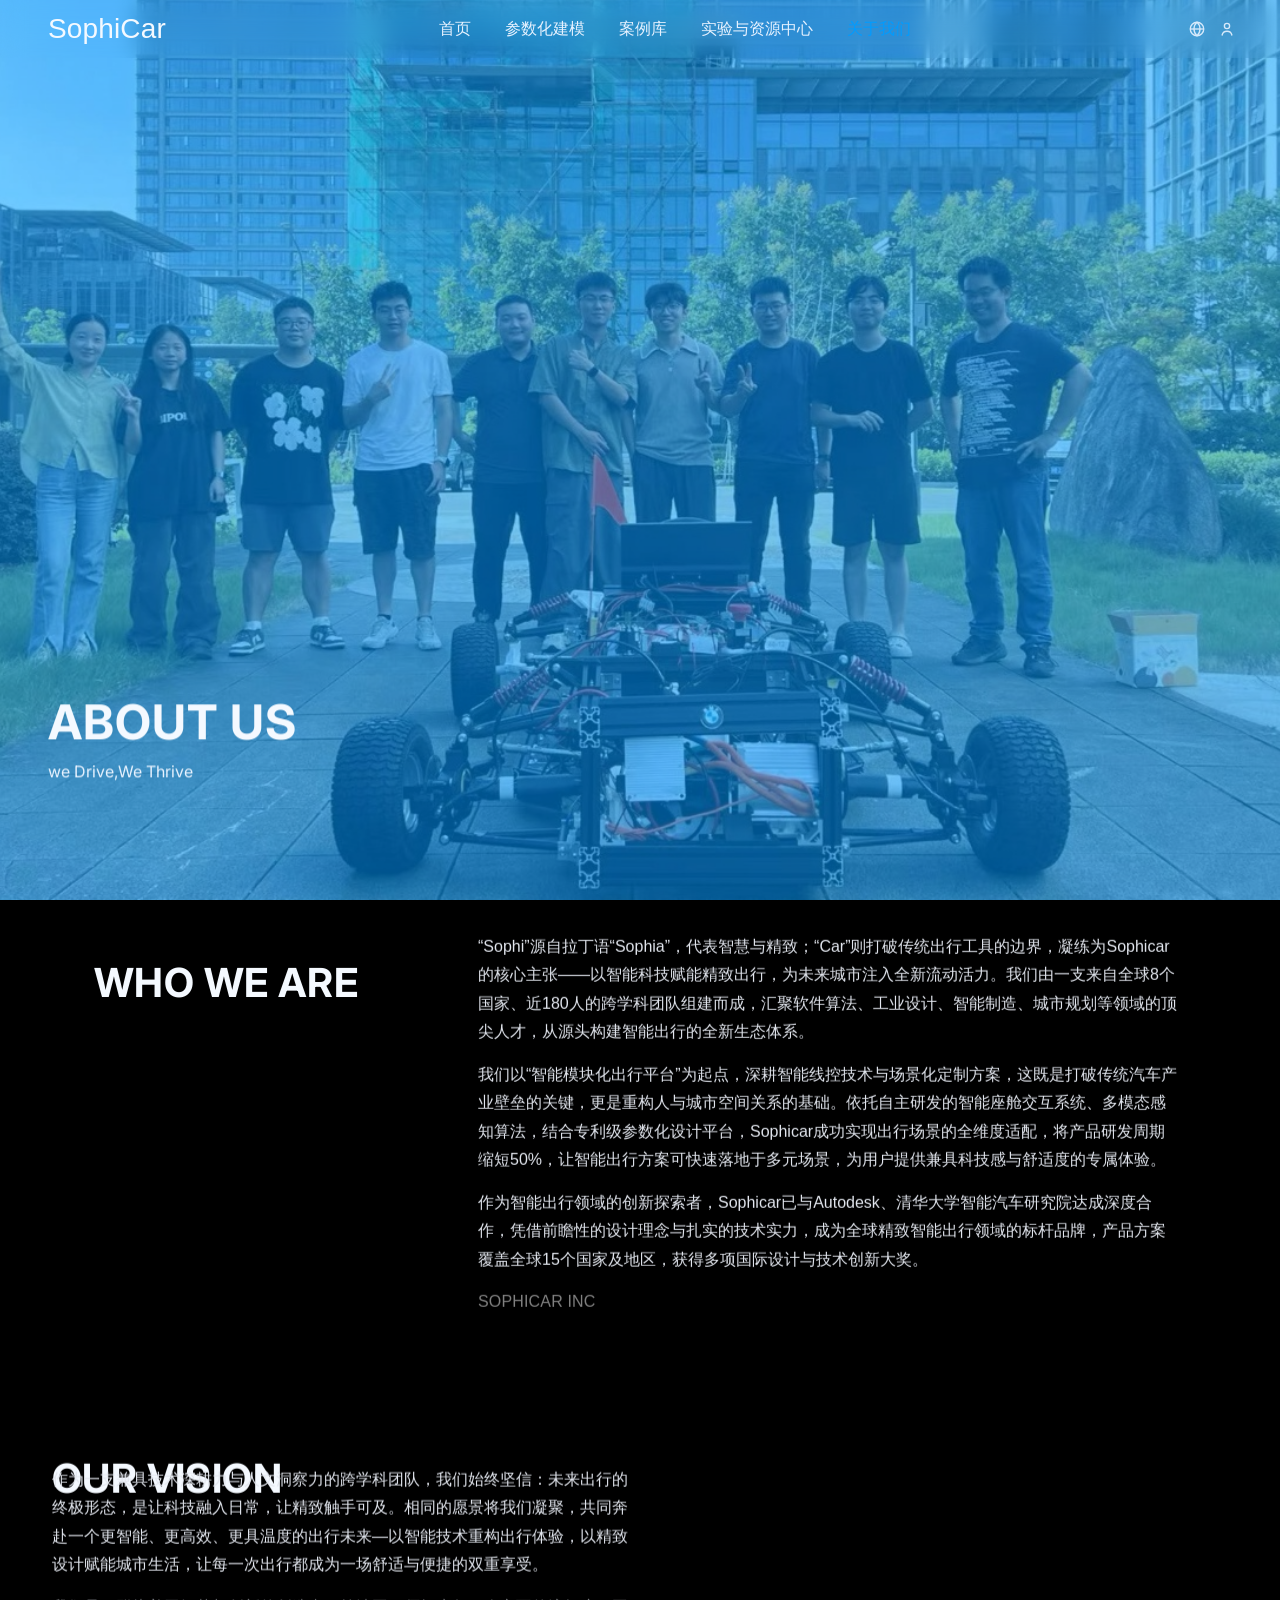
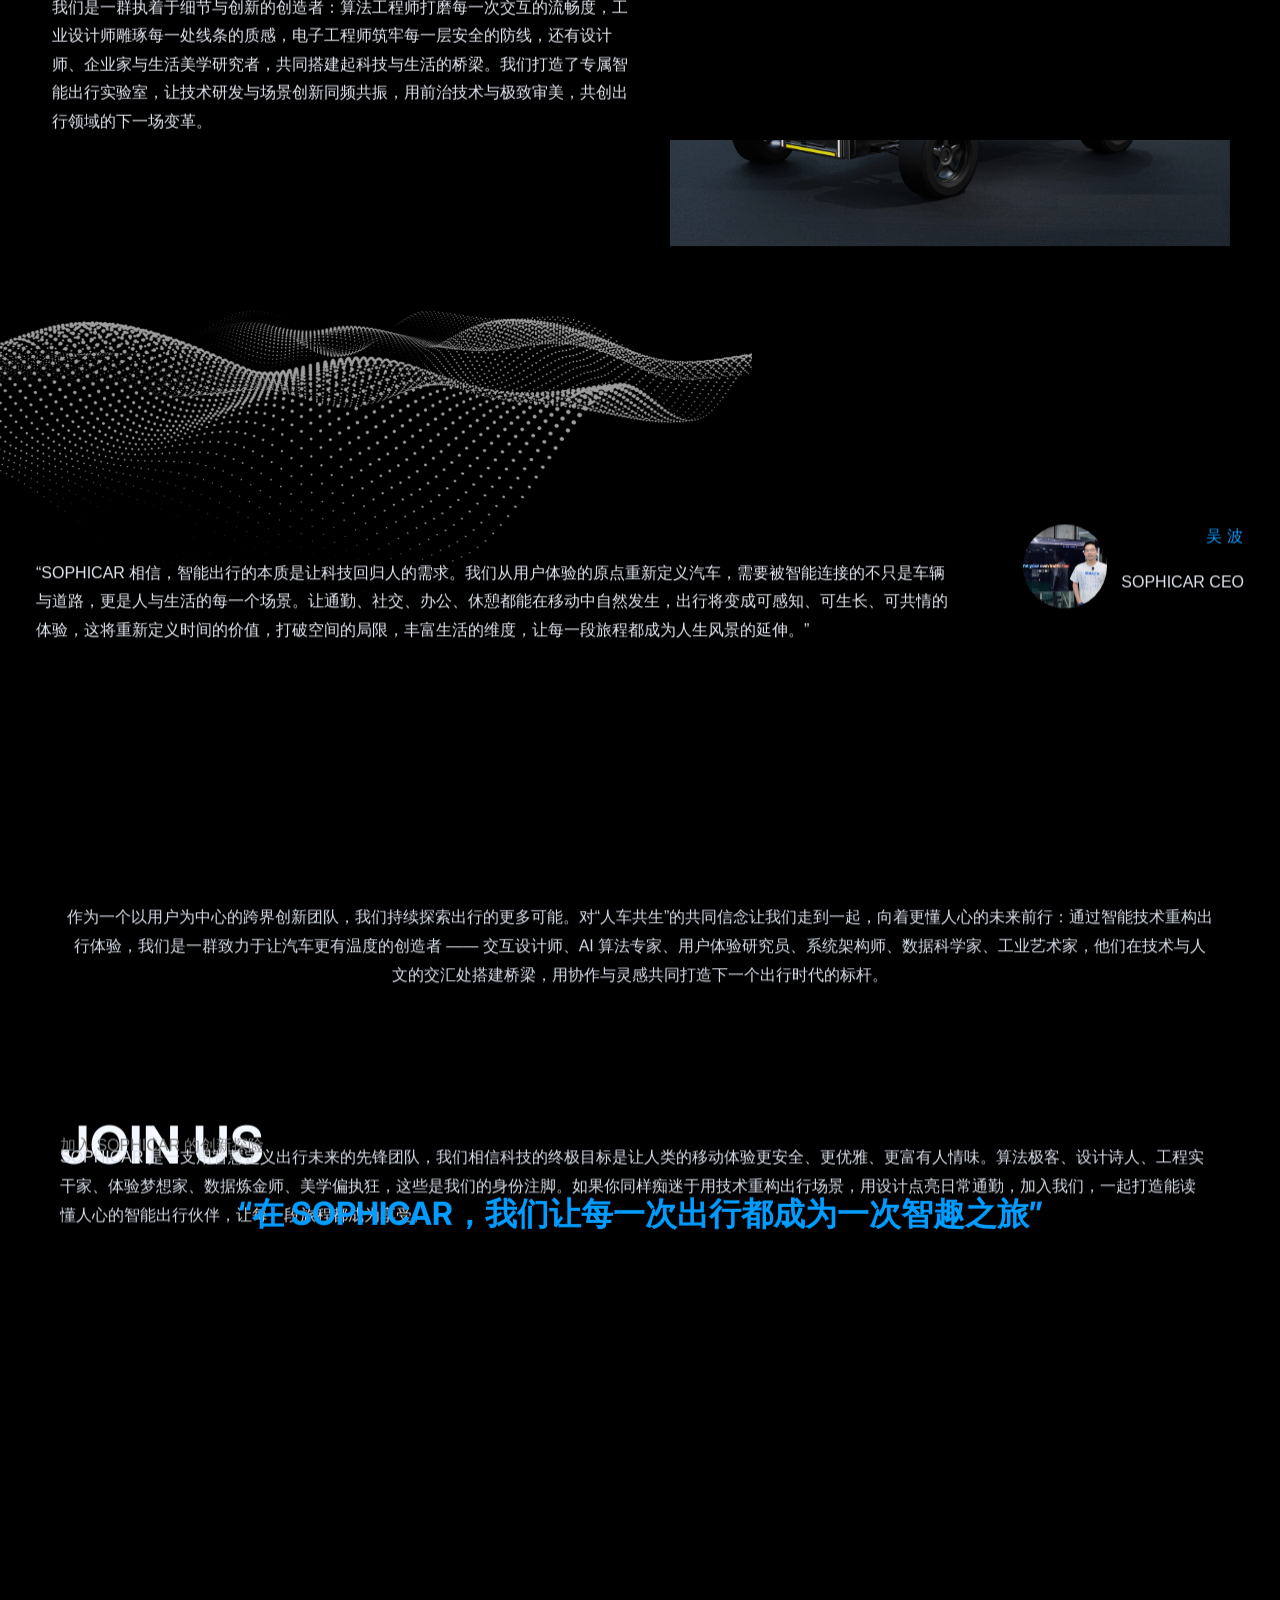
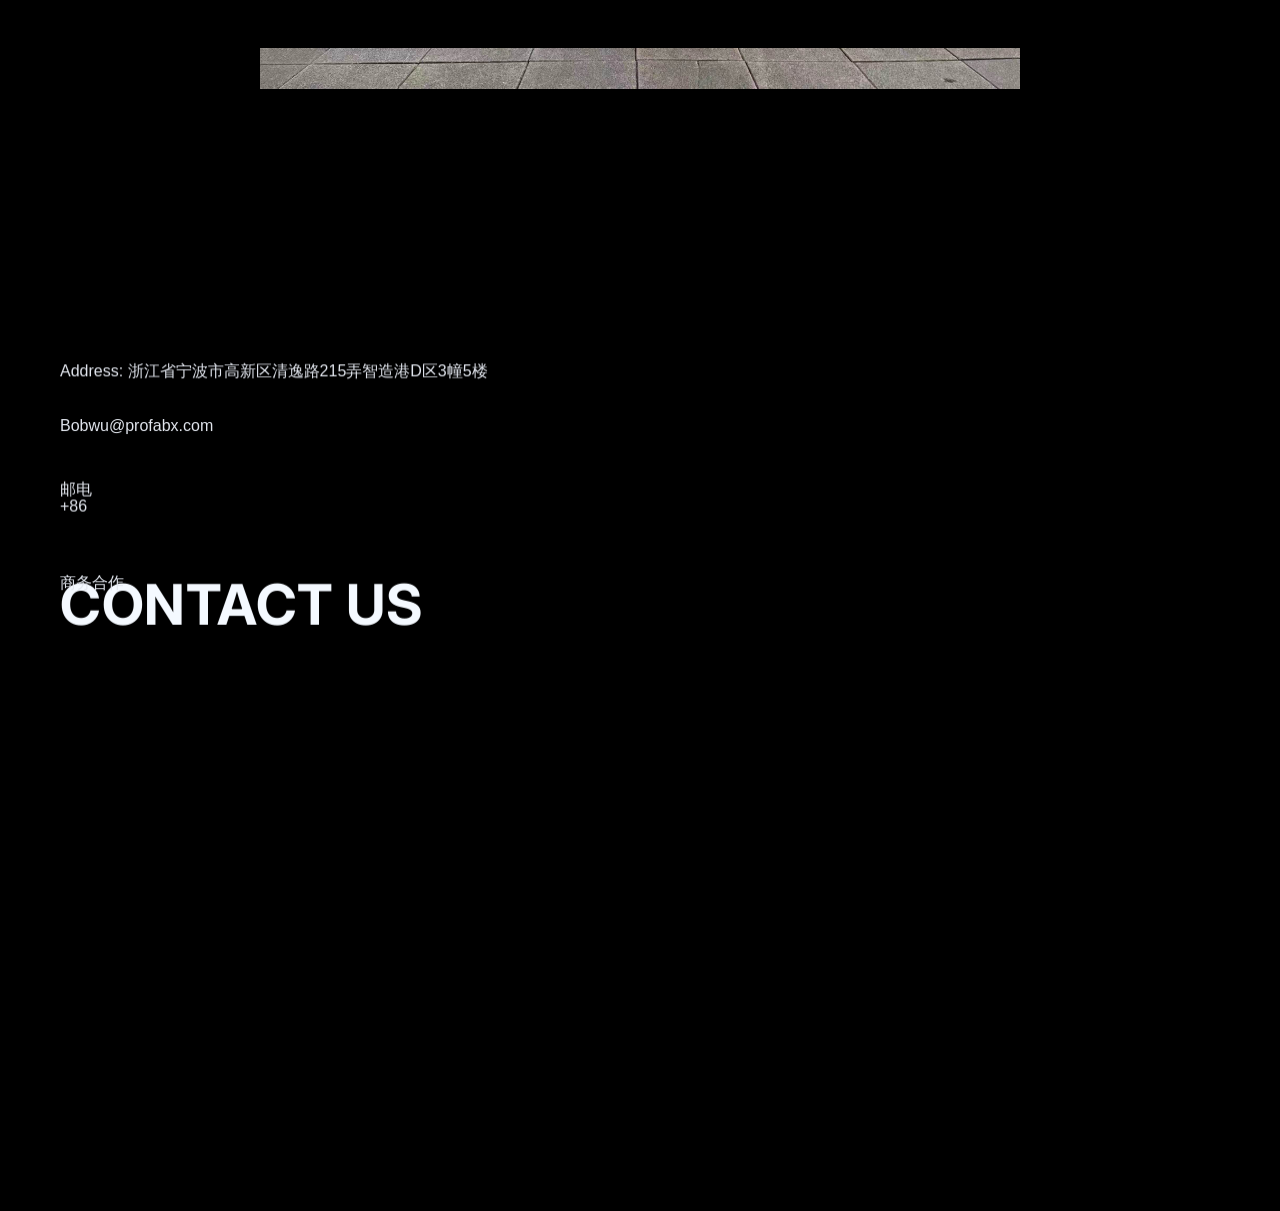
<file: about-us/index.html>
<!doctype html>
<html lang="zh-CN">
  <head>
    <meta charset="UTF-8" />
    <meta http-equiv="refresh" content="0; url=../about us.index.html" />
    <title>关于我们</title>
  </head>
  <body>
    <p><a href="../about us.index.html">进入关于我们</a></p>
  </body>
</html>
</file>
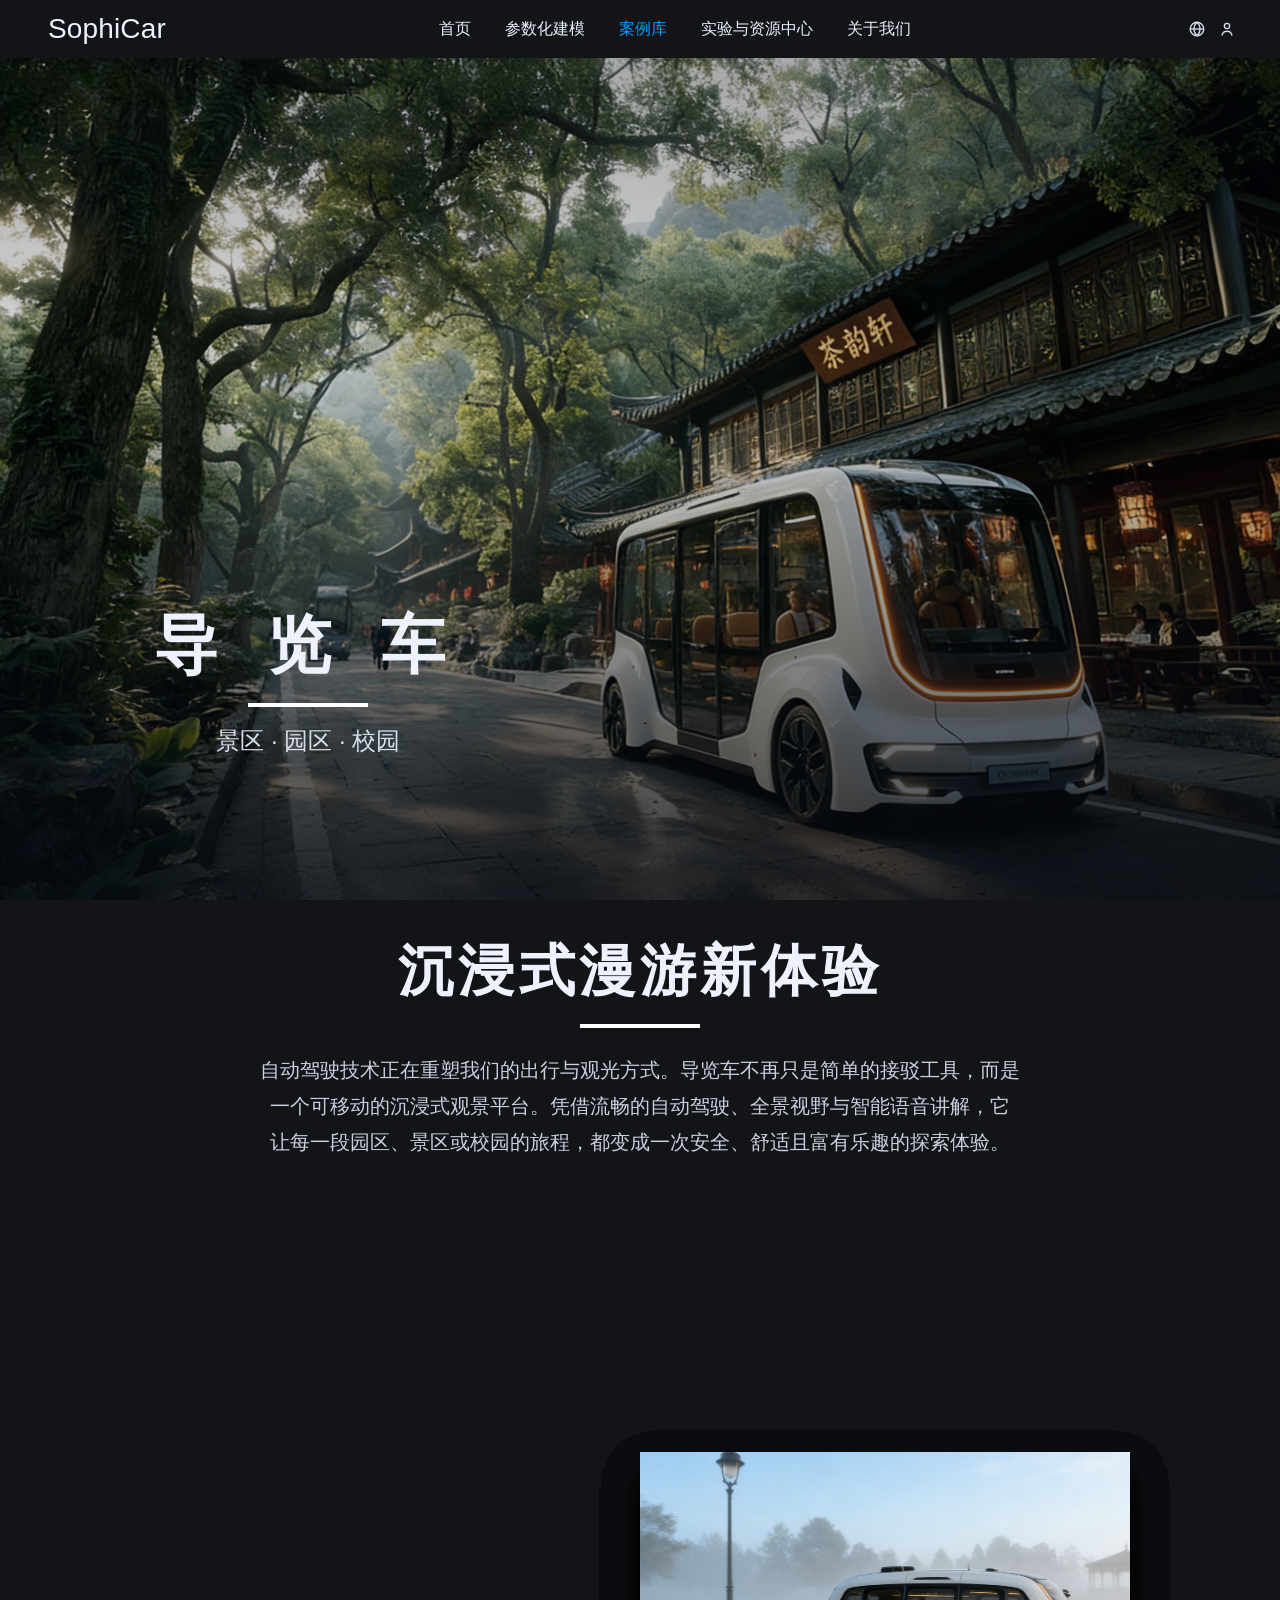
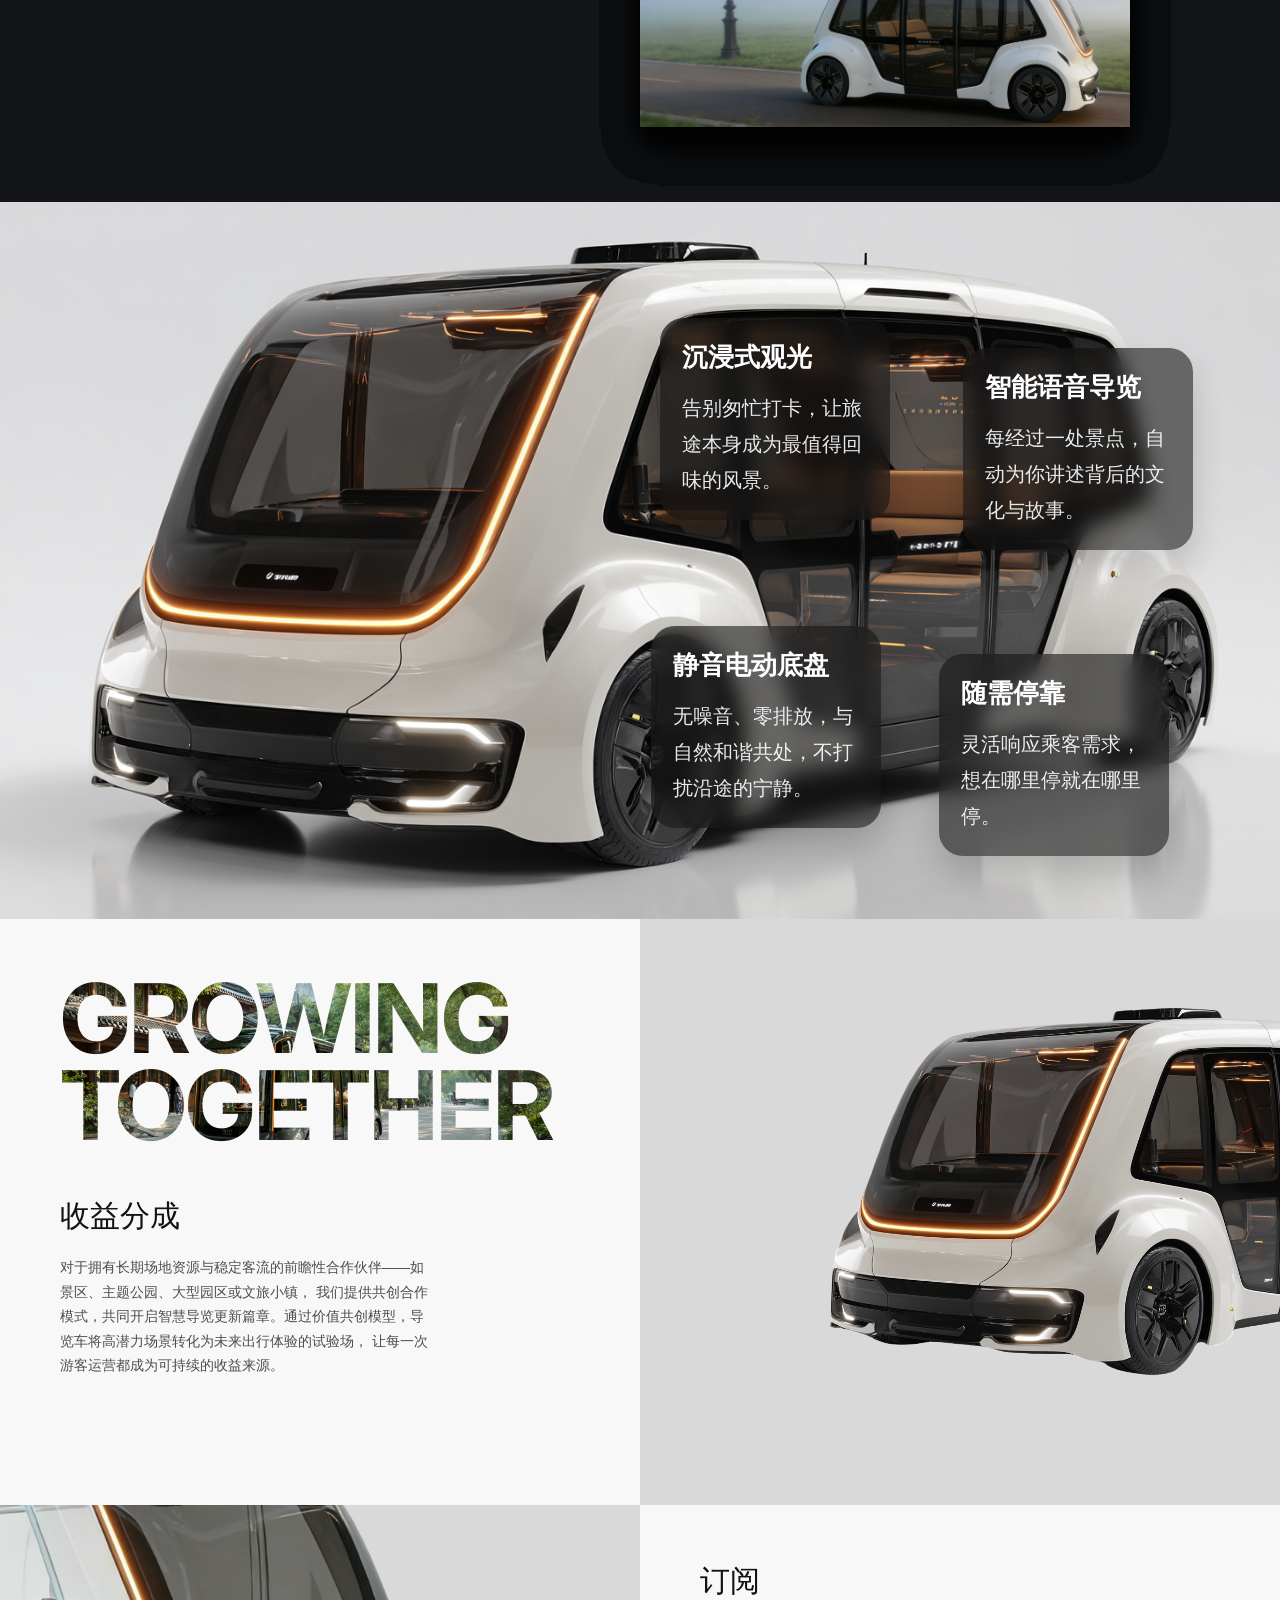
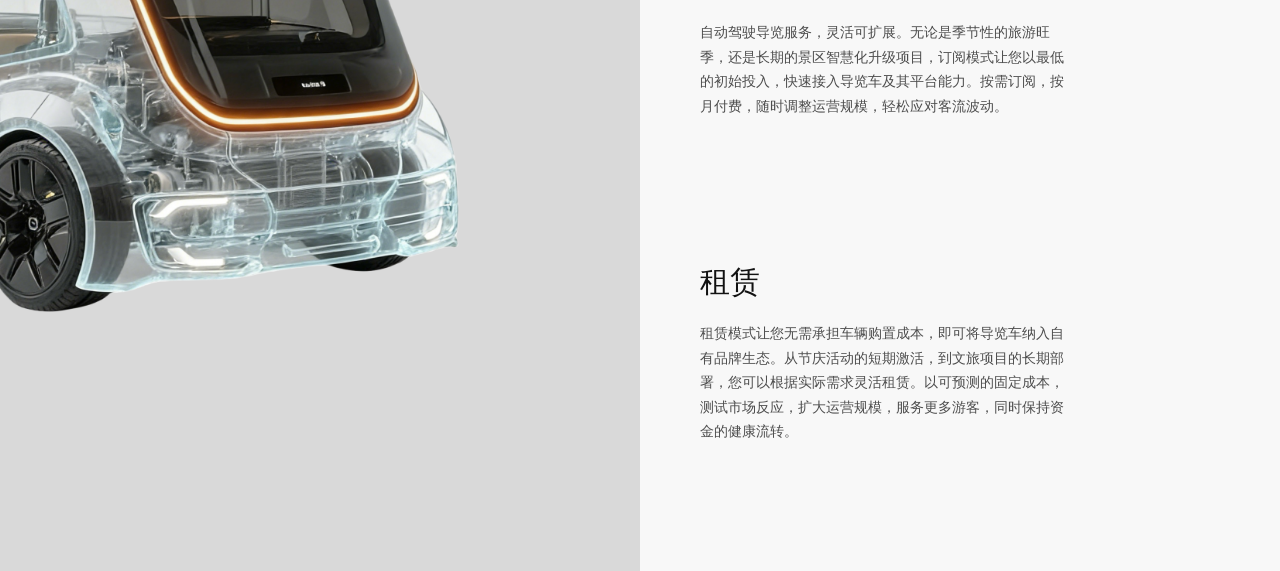
<file: case1/index.html>
<!doctype html>
<html lang="zh-CN">
  <head>
    <meta charset="UTF-8" />
    <meta http-equiv="refresh" content="0; url=../case1.index.html" />
    <title>案例库 - 导览车</title>
  </head>
  <body>
    <p><a href="../case1.index.html">进入导览车</a></p>
  </body>
</html>
</file>
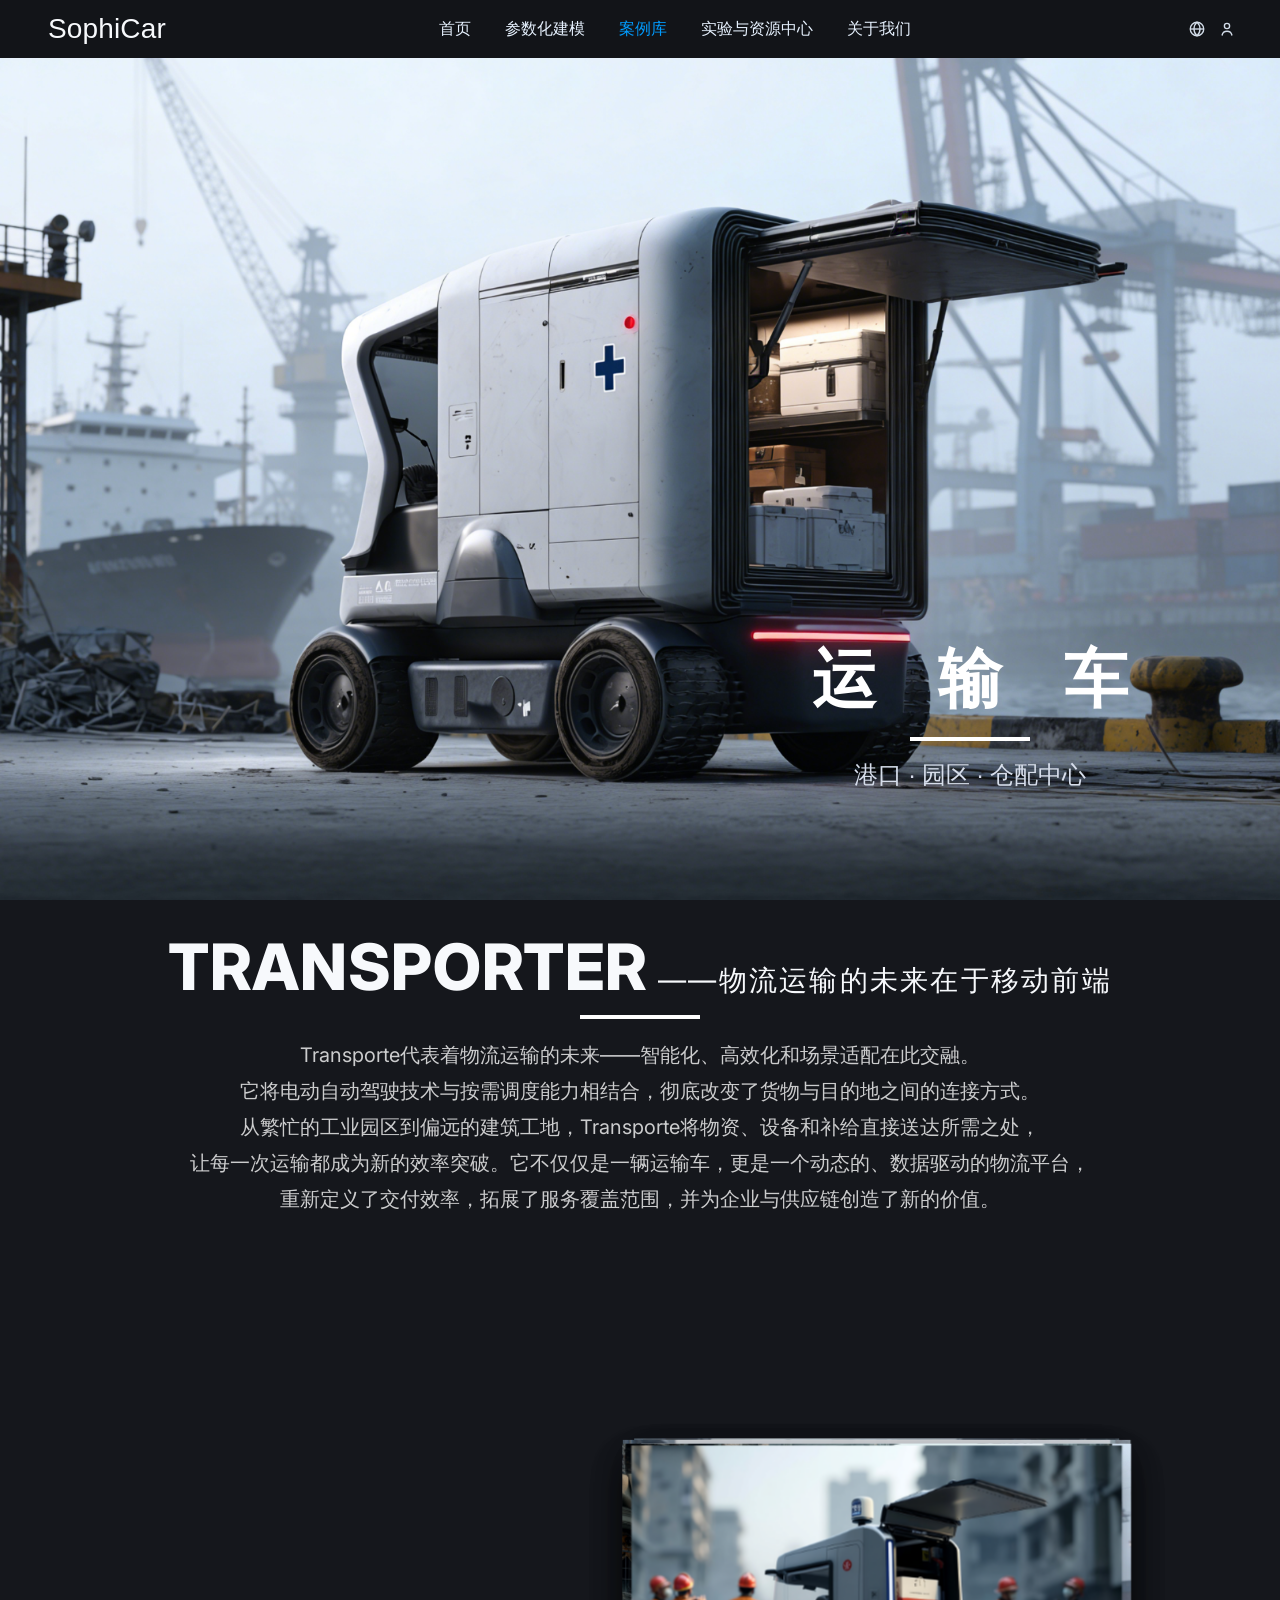
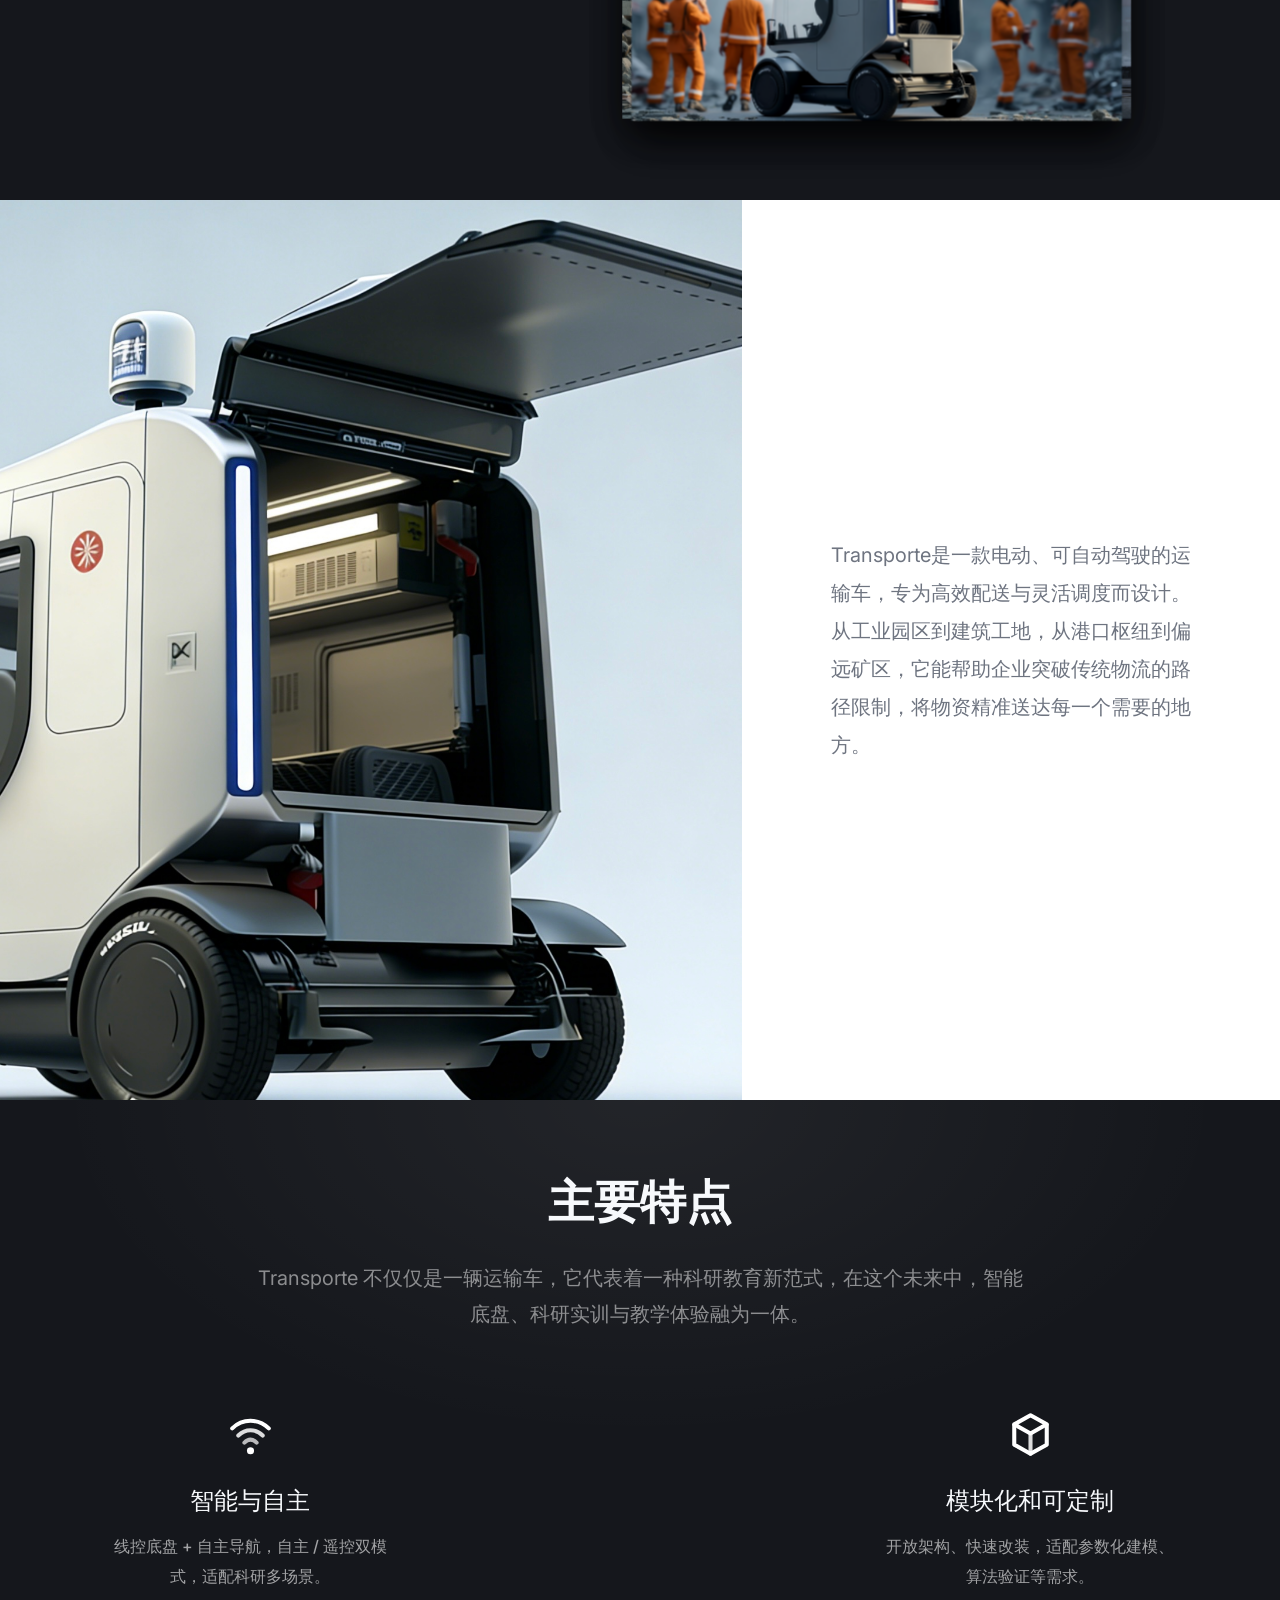
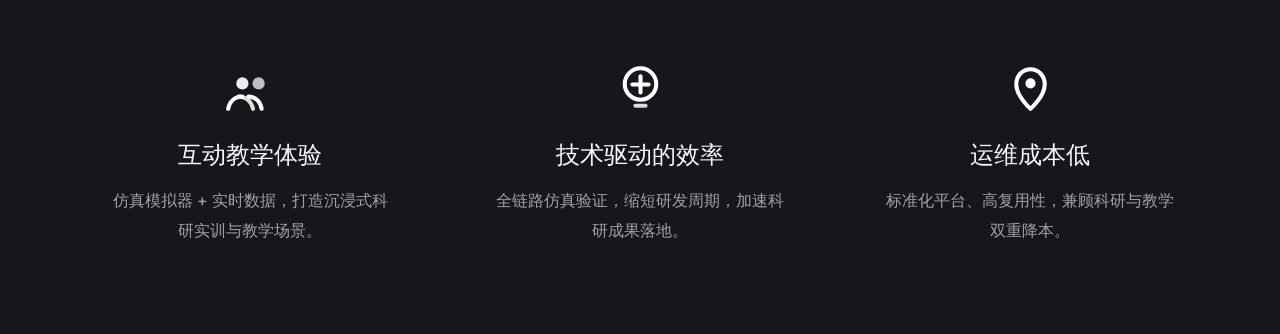
<file: case2/index.html>
<!doctype html>
<html lang="zh-CN">
  <head>
    <meta charset="UTF-8" />
    <meta http-equiv="refresh" content="0; url=../case2.index.html" />
    <title>案例库 - 运输车</title>
  </head>
  <body>
    <p><a href="../case2.index.html">进入运输车</a></p>
  </body>
</html>
</file>
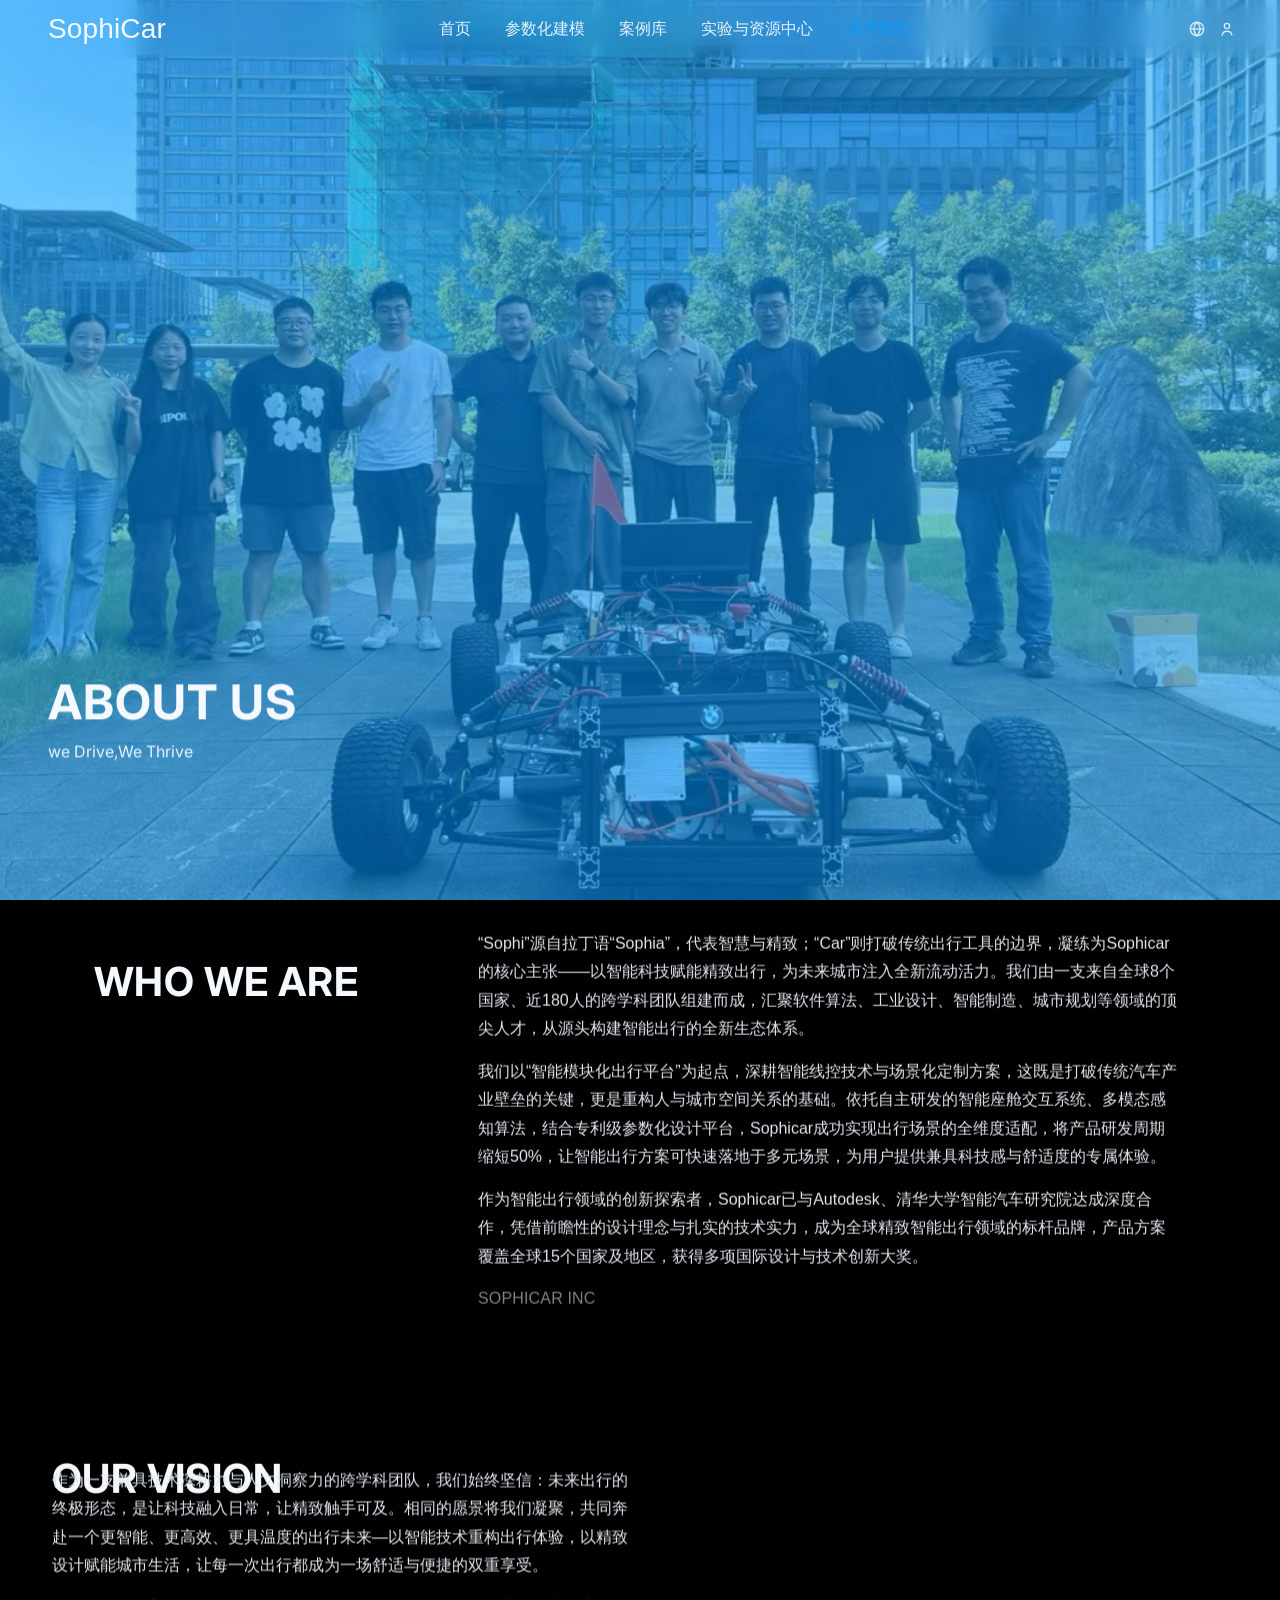
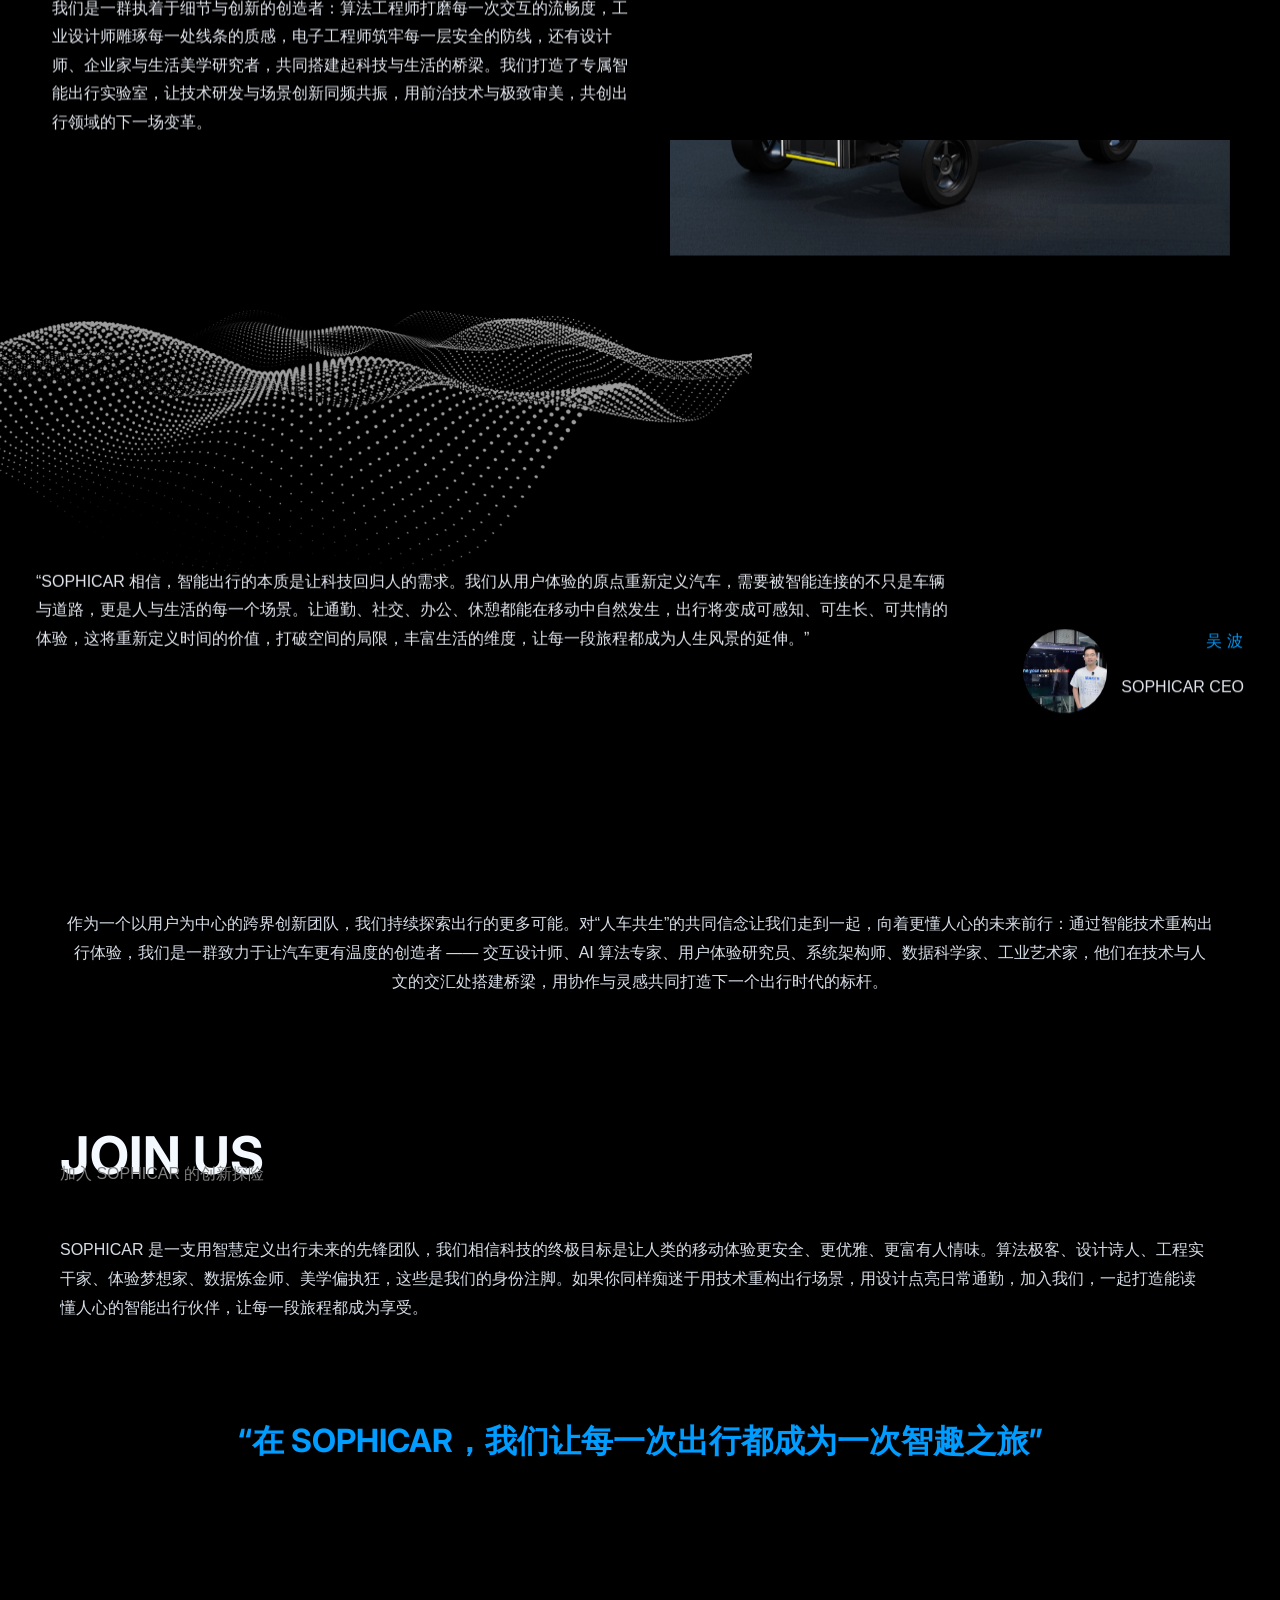
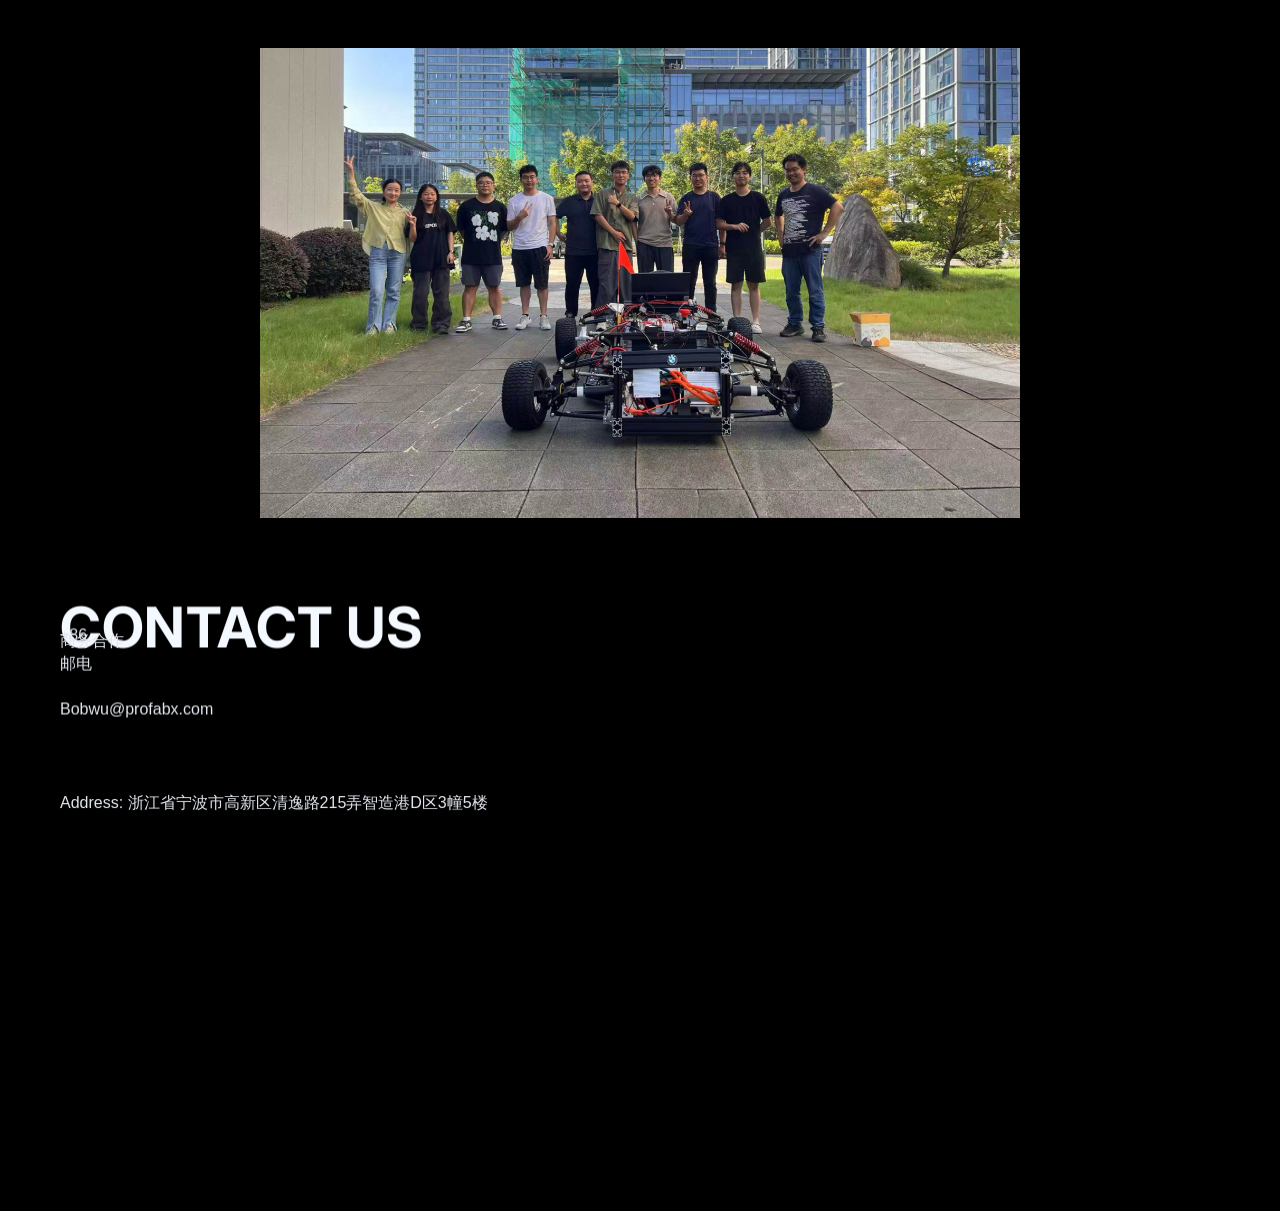
<file: about us.index.html>
<!doctype html>
<html lang="zh-CN">
  <head>
    <meta charset="UTF-8" />
    <meta name="viewport" content="width=device-width, initial-scale=1.0" />
    <title>SophiCar - About Us</title>
    <link rel="preconnect" href="https://fonts.googleapis.com" />
    <link rel="preconnect" href="https://fonts.gstatic.com" crossorigin />
    <link href="https://fonts.googleapis.com/css2?family=Inter:wght@400;500;600;700&display=swap" rel="stylesheet" />
    <link rel="stylesheet" href="./about us.styles.css" />
  </head>
  <body>
    <div class="page-bg" aria-hidden="true"></div>

    <header class="topbar">
      <div class="brand">SophiCar</div>
      <nav class="nav">
        <a href="./home.index.html">首页</a>
        <a href="./modeling/index.html">参数化建模</a>
        <div class="nav-item">
          <a href="./case1/index.html">案例库</a>
          <div class="nav-dropdown" role="menu" aria-label="案例库子菜单">
            <a href="./case1/index.html" role="menuitem">导览车</a>
            <a href="./case3/index.html" role="menuitem">运输车</a>
            <a href="./case2/index.html" role="menuitem">扫地机器人</a>
          </div>
        </div>
        <div class="nav-item">
          <a href="./resources/index.html">实验与资源中心</a>
          <div class="nav-dropdown" role="menu" aria-label="实验与资源中心子菜单">
            <a href="./resources/index.html#scene-category" role="menuitem">实验场景分类</a>
            <a href="./resources/index.html#teaching-resources" role="menuitem">配套教学资源</a>
          </div>
        </div>
        <a href="./about-us/index.html" class="active about-link">关于我们</a>
      </nav>
      <div class="icons" aria-label="language and profile">
        <svg class="icon" viewBox="0 0 24 24" fill="none" aria-hidden="true">
          <circle cx="12" cy="12" r="9" stroke="currentColor" stroke-width="1.8" />
          <path d="M3 12h18" stroke="currentColor" stroke-width="1.8" />
          <path d="M12 3c2.6 2.3 4 5.7 4 9s-1.4 6.7-4 9c-2.6-2.3-4-5.7-4-9s1.4-6.7 4-9Z" stroke="currentColor" stroke-width="1.8" />
        </svg>
        <svg class="icon" viewBox="0 0 24 24" fill="none" aria-hidden="true">
          <circle cx="12" cy="8" r="3.5" stroke="currentColor" stroke-width="1.8" />
          <path d="M5.5 20c.8-3.4 3.3-5 6.5-5s5.7 1.6 6.5 5" stroke="currentColor" stroke-width="1.8" stroke-linecap="round" />
        </svg>
      </div>
    </header>

    <section class="hero parallax" data-speed="0.08">
      <div class="hero-overlay"></div>
      <img
        src="./about us.image/hero.jpg"
        alt="团队合影"
        class="hero-image"
      />
      <div class="hero-content parallax" data-speed="0.2">
        <p class="eyebrow">ABOUT US</p>
        <h1>we Drive,We Thrive</h1>
      </div>
    </section>

    <main>
      <section id="who" class="content-section split">
        <h2 class="parallax" data-speed="0.04">WHO WE ARE</h2>
        <div class="who-text parallax" data-speed="0.11">
          <p>
            “Sophi”源自拉丁语“Sophia”，代表智慧与精致；“Car”则打破传统出行工具的边界，凝练为Sophicar的核心主张——以智能科技赋能精致出行，为未来城市注入全新流动活力。我们由一支来自全球8个国家、近180人的跨学科团队组建而成，汇聚软件算法、工业设计、智能制造、城市规划等领域的顶尖人才，从源头构建智能出行的全新生态体系。
          </p>
          <p>
            我们以“智能模块化出行平台”为起点，深耕智能线控技术与场景化定制方案，这既是打破传统汽车产业壁垒的关键，更是重构人与城市空间关系的基础。依托自主研发的智能座舱交互系统、多模态感知算法，结合专利级参数化设计平台，Sophicar成功实现出行场景的全维度适配，将产品研发周期缩短50%，让智能出行方案可快速落地于多元场景，为用户提供兼具科技感与舒适度的专属体验。
          </p>
          <p>
            作为智能出行领域的创新探索者，Sophicar已与Autodesk、清华大学智能汽车研究院达成深度合作，凭借前瞻性的设计理念与扎实的技术实力，成为全球精致智能出行领域的标杆品牌，产品方案覆盖全球15个国家及地区，获得多项国际设计与技术创新大奖。
          </p>
          <p class="signature">SOPHICAR INC</p>
        </div>
      </section>

      <section id="vision" class="content-section vision">
        <h2 class="parallax" data-speed="0.05">OUR VISION</h2>
        <div class="vision-grid">
          <img
            src="./about us.image/wave.png"
            alt="波浪装饰"
            class="wave parallax"
            data-speed="0.03"
          />
          <div class="vision-left parallax" data-speed="0.1">
            <p>
              <span class="keep-line">作为一支兼具技术深耕力与人文洞察力的跨学科团队，我们始终坚信：未来出行的</span>终极形态，是让科技融入日常，让精致触手可及。相同的愿景将我们凝聚，共同奔赴一个更智能、更高效、更具温度的出行未来—以智能技术重构出行体验，以精致设计赋能城市生活，让每一次出行都成为一场舒适与便捷的双重享受。
            </p>
            <p>
              我们是一群执着于细节与创新的创造者：算法工程师打磨每一次交互的流畅度，工业设计师雕琢每一处线条的质感，电子工程师筑牢每一层安全的防线，还有设计师、企业家与生活美学研究者，共同搭建起科技与生活的桥梁。我们打造了专属智能出行实验室，让技术研发与场景创新同频共振，用前治技术与极致审美，共创出行领域的下一场变革。
            </p>
          </div>
          <div class="car-wrap">
            <img
              src="./about us.image/car.png"
              alt="赛车渲染图"
              class="car-image parallax"
              data-speed="0.19"
            />
          </div>
        </div>
      </section>

      <section class="content-section plain">
        <p class="ceo-quote parallax" data-speed="0.06">
          “SOPHICAR 相信，智能出行的本质是让科技回归人的需求。我们从用户体验的原点重新定义汽车，需要被智能连接的不只是车辆与道路，更是人与生活的每一个场景。让通勤、社交、办公、休憩都能在移动中自然发生，出行将变成可感知、可生长、可共情的体验，这将重新定义时间的价值，打破空间的局限，丰富生活的维度，让每一段旅程都成为人生风景的延伸。”
        </p>
        <div class="ceo-profile parallax" data-speed="0.16">
          <img
            src="./about us.image/CEO.png"
            alt="CEO"
            class="ceo-photo"
          />
          <div class="ceo-meta">
            <p class="ceo-name">吴 波</p>
            <p class="ceo-title">SOPHICAR CEO</p>
          </div>
        </div>
      </section>

      <section id="join" class="content-section join">
        <p class="pre-join-text parallax" data-speed="0.04">
          作为一个以用户为中心的跨界创新团队，我们持续探索出行的更多可能。对“人车共生”的共同信念让我们走到一起，向着更懂人心的未来前行：通过智能技术重构出行体验，我们是一群致力于让汽车更有温度的创造者 —— 交互设计师、AI 算法专家、用户体验研究员、系统架构师、数据科学家、工业艺术家，他们在技术与人文的交汇处搭建桥梁，用协作与灵感共同打造下一个出行时代的标杆。
        </p>
        <h2 class="parallax" data-speed="0.05">JOIN US</h2>
        <p class="join-subtitle parallax" data-speed="0.08">加入 SOPHICAR 的创新探险</p>
        <p class="join-desc parallax" data-speed="0.12">
          SOPHICAR 是一支用智慧定义出行未来的先锋团队，我们相信科技的终极目标是让人类的移动体验更安全、更优雅、更富有人情味。算法极客、设计诗人、工程实干家、体验梦想家、数据炼金师、美学偏执狂，这些是我们的身份注脚。如果你同样痴迷于用技术重构出行场景，用设计点亮日常通勤，加入我们，一起打造能读懂人心的智能出行伙伴，让每一段旅程都成为享受。
        </p>
        <p class="join-quote parallax" data-speed="0.16">“在 SOPHICAR，我们让每一次出行都成为一次智趣之旅”</p>
        <div class="join-photo-frame">
          <img
            src="./about us.image/team.jpg"
            alt="团队合影"
            class="join-photo parallax"
            data-speed="0.22"
          />
        </div>
      </section>

      <section class="content-section contact">
        <h2 class="parallax" data-speed="0.05">CONTACT US</h2>
        <p class="contact-label parallax" data-speed="0.08">商务合作</p>
        <p class="contact-value parallax" data-speed="0.12">+86</p>
        <p class="contact-label parallax" data-speed="0.14">邮电</p>
        <p class="contact-value parallax" data-speed="0.18">Bobwu@profabx.com</p>
        <p class="contact-value parallax" data-speed="0.22">Address: 浙江省宁波市高新区清逸路215弄智造港D区3幢5楼</p>
      </section>
    </main>

    <script src="./about us.script.js"></script>
  </body>
</html>
</file>
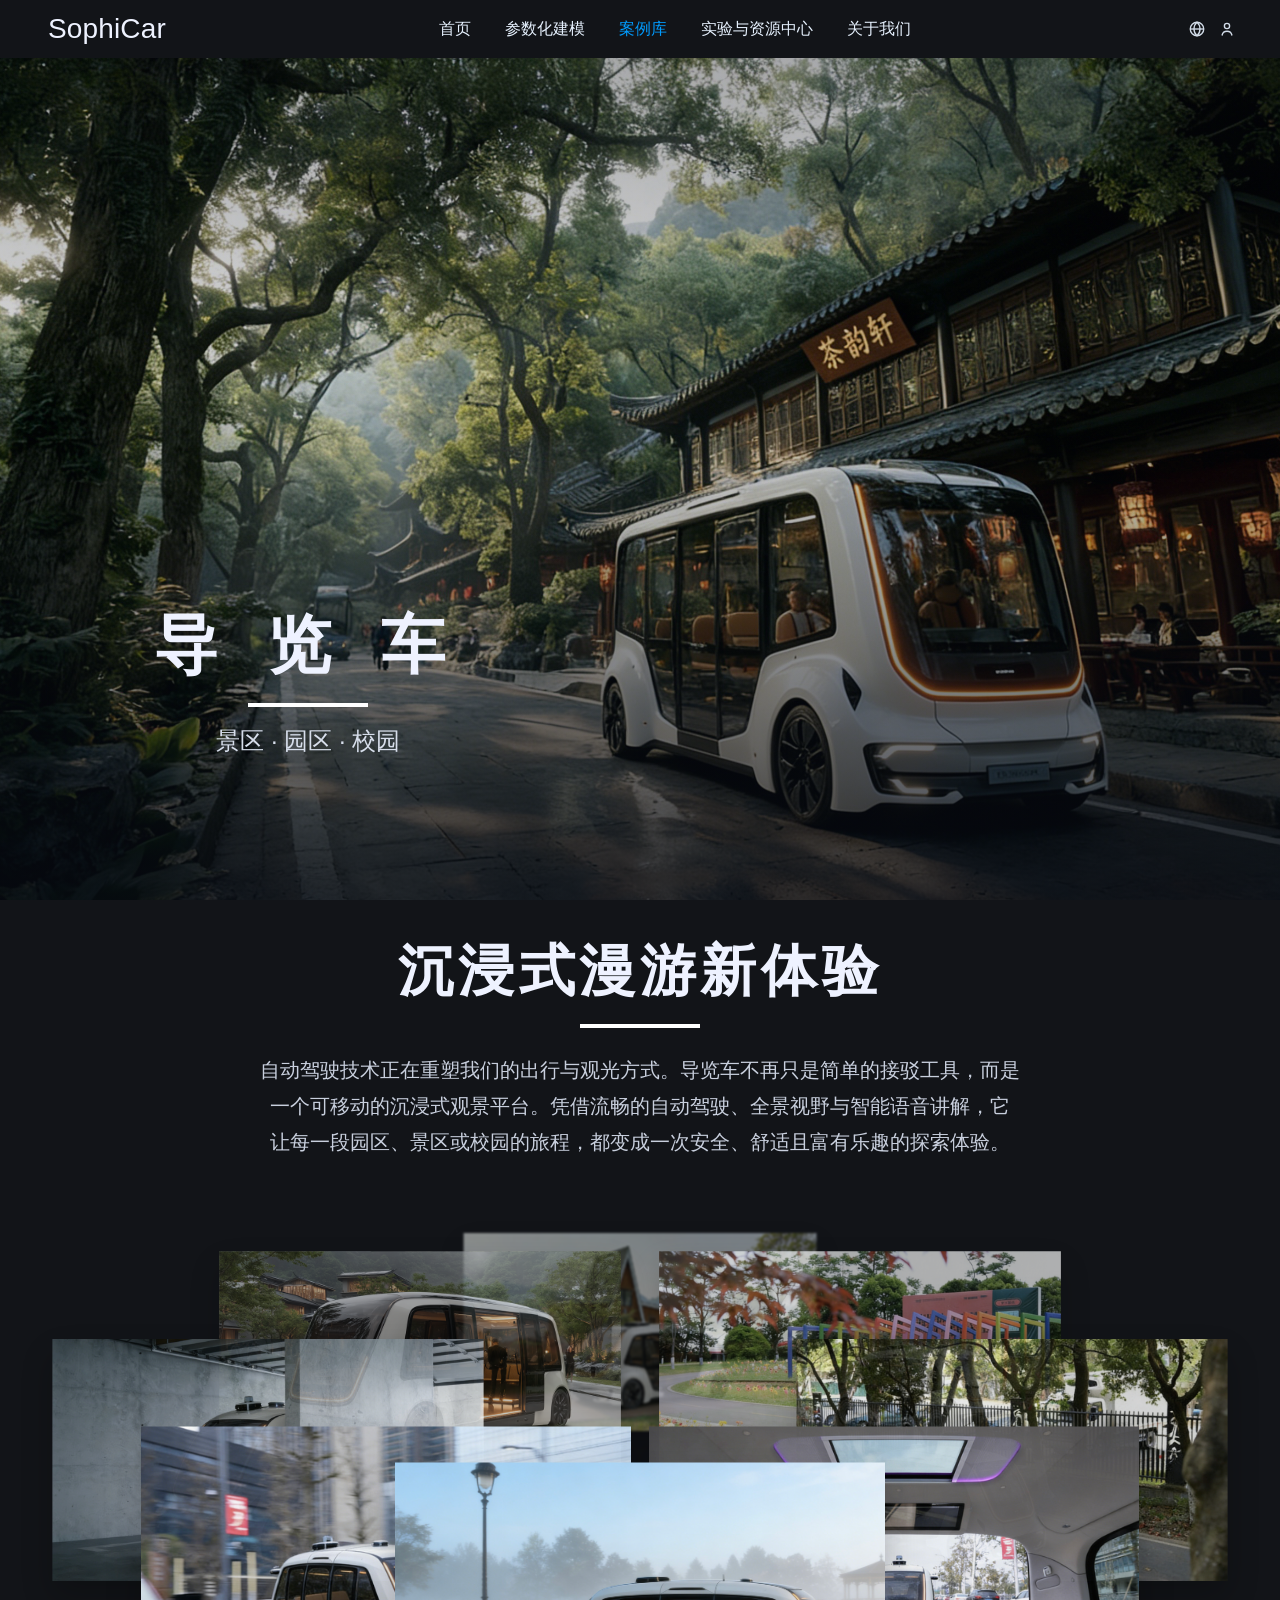
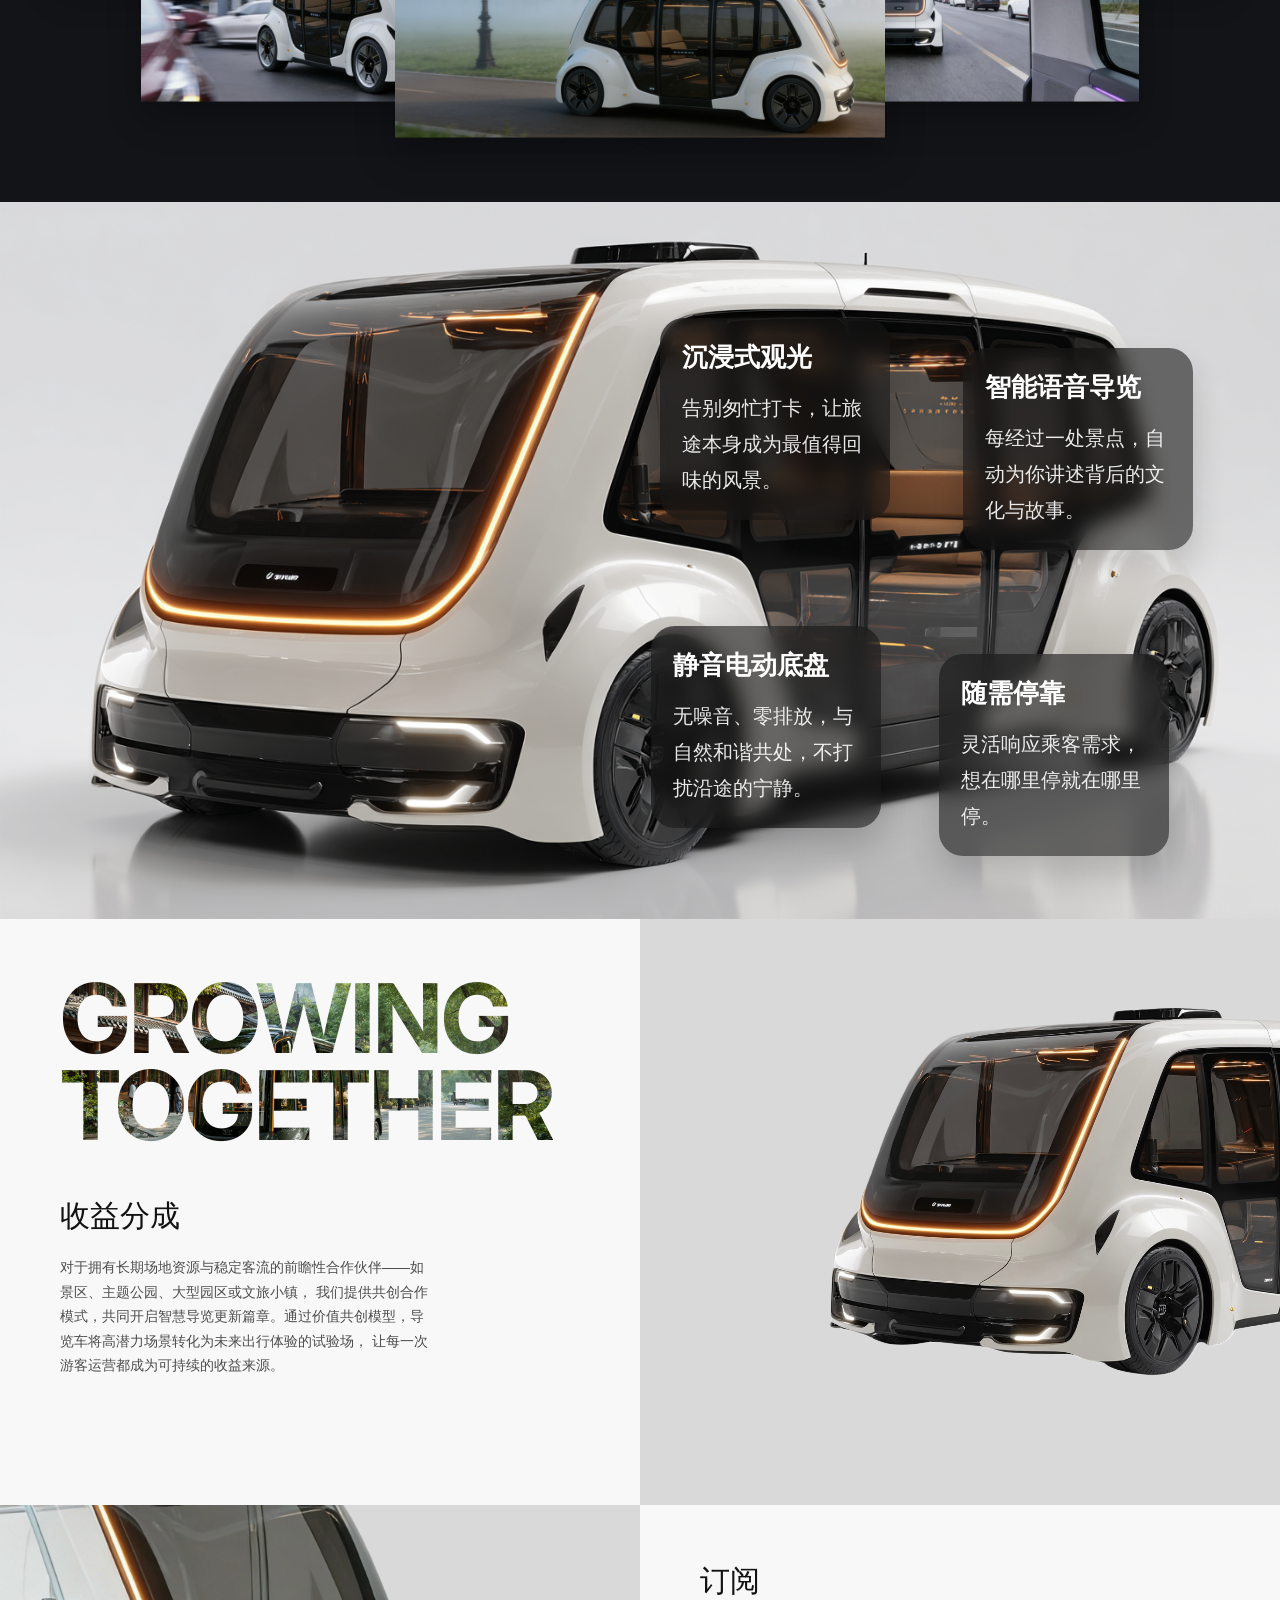
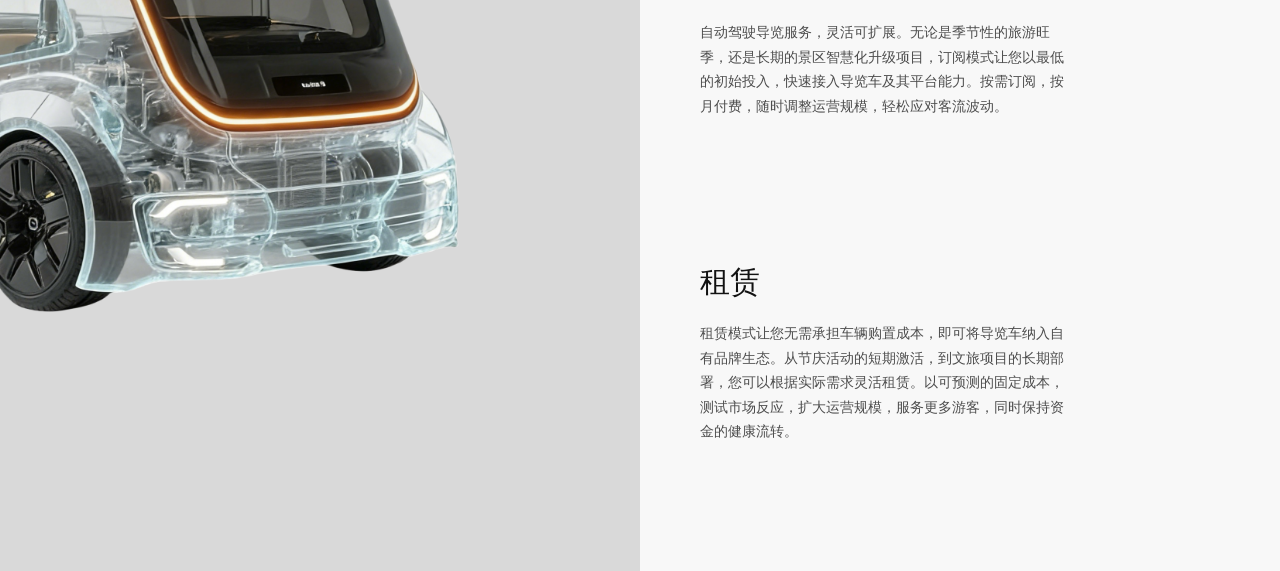
<file: case1.index.html>
<!doctype html>
<html lang="zh-CN">
  <head>
    <meta charset="UTF-8" />
    <meta name="viewport" content="width=device-width, initial-scale=1.0" />
    <title>SophiCar - 导览车</title>
    <link rel="preconnect" href="https://fonts.googleapis.com" />
    <link rel="preconnect" href="https://fonts.gstatic.com" crossorigin />
    <link href="https://fonts.googleapis.com/css2?family=Inter:wght@400;500;700;800&display=swap" rel="stylesheet" />
    <link rel="stylesheet" href="./case1.styles.css" />
  </head>
  <body>
    <div class="page-bg" aria-hidden="true"></div>

    <header class="topbar">
      <div class="brand">SophiCar</div>
      <nav class="nav">
        <a href="./home.index.html">首页</a>
        <a href="./modeling/index.html">参数化建模</a>
        <div class="nav-item case-nav-item">
          <a href="./case1/index.html" class="active about-link">案例库</a>
          <div class="nav-dropdown" role="menu" aria-label="案例库子菜单">
            <a href="./case1/index.html" role="menuitem">导览车</a>
            <a href="./case2/index.html" role="menuitem">运输车</a>
            <a href="./case3/index.html" role="menuitem">扫地机器人</a>
          </div>
        </div>
        <div class="nav-item">
          <a href="./resources/index.html">实验与资源中心</a>
          <div class="nav-dropdown" role="menu" aria-label="实验与资源中心子菜单">
            <a href="./resources/index.html#scene-category" role="menuitem">实验场景分类</a>
            <a href="./resources/index.html#teaching-resources" role="menuitem">配套教学资源</a>
          </div>
        </div>
        <a href="./about-us/index.html">关于我们</a>
      </nav>
      <div class="icons" aria-label="language and profile">
        <svg class="icon" viewBox="0 0 24 24" fill="none" aria-hidden="true">
          <circle cx="12" cy="12" r="9" stroke="currentColor" stroke-width="1.8" />
          <path d="M3 12h18" stroke="currentColor" stroke-width="1.8" />
          <path d="M12 3c2.6 2.3 4 5.7 4 9s-1.4 6.7-4 9c-2.6-2.3-4-5.7-4-9s1.4-6.7 4-9Z" stroke="currentColor" stroke-width="1.8" />
        </svg>
        <svg class="icon" viewBox="0 0 24 24" fill="none" aria-hidden="true">
          <circle cx="12" cy="8" r="3.5" stroke="currentColor" stroke-width="1.8" />
          <path d="M5.5 20c.8-3.4 3.3-5 6.5-5s5.7 1.6 6.5 5" stroke="currentColor" stroke-width="1.8" stroke-linecap="round" />
        </svg>
      </div>
    </header>

    <main>
      <section class="hero">
        <img src="./case1.image/hero.JPG" alt="导览车主视觉" />
        <div class="hero-overlay"></div>
        <div class="hero-content">
          <h1>导 览 车</h1>
          <div class="hero-divider" aria-hidden="true"></div>
          <p>景区 · 园区 · 校园</p>
        </div>
      </section>

      <section class="immersive">
        <div class="container">
          <h2>沉浸式漫游新体验</h2>
          <div class="section-divider" aria-hidden="true"></div>
          <p>
            自动驾驶技术正在重塑我们的出行与观光方式。导览车不再只是简单的接驳工具，而是一个可移动的沉浸式观景平台。凭借流畅的自动驾驶、全景视野与智能语音讲解，它让每一段园区、景区或校园的旅程，都变成一次安全、舒适且富有乐趣的探索体验。
          </p>

          <div class="circle-gallery" aria-label="导览车环形图片联播">
            <div class="circle-stage">
              <img class="circle-item" src="./case1.image/1.jpg" alt="导览车场景图 1" />
              <img class="circle-item" src="./case1.image/2.jpg" alt="导览车场景图 2" />
              <img class="circle-item" src="./case1.image/3.jpg" alt="导览车场景图 3" />
              <img class="circle-item" src="./case1.image/4.jpg" alt="导览车场景图 4" />
              <img class="circle-item" src="./case1.image/5.jpg" alt="导览车场景图 5" />
              <img class="circle-item" src="./case1.image/6.jpg" alt="导览车场景图 6" />
              <img class="circle-item" src="./case1.image/7.jpg" alt="导览车场景图 7" />
              <img class="circle-item" src="./case1.image/8.png" alt="导览车场景图 8" />
            </div>
          </div>
        </div>
      </section>

      <section class="feature-car">
        <div class="feature-image-wrap parallax-scene">
          <img src="./case1.image/中间.png" alt="导览车产品展示" />
          <div class="feature-card card-a" data-depth="18">
            <h3>沉浸式观光</h3>
            <p>告别匆忙打卡，让旅途本身成为最值得回味的风景。</p>
          </div>
          <div class="feature-card card-b" data-depth="26">
            <h3>智能语音导览</h3>
            <p>每经过一处景点，自动为你讲述背后的文化与故事。</p>
          </div>
          <div class="feature-card card-c" data-depth="20">
            <h3>静音电动底盘</h3>
            <p>无噪音、零排放，与自然和谐共处，不打扰沿途的宁静。</p>
          </div>
          <div class="feature-card card-d" data-depth="28">
            <h3>随需停靠</h3>
            <p>灵活响应乘客需求，想在哪里停就在哪里停。</p>
          </div>
        </div>
      </section>

      <section class="grow-grid">
        <article class="panel text-panel text-panel-primary">
          <h2>GROWING<br />TOGETHER</h2>
          <h3>收益分成</h3>
          <p>
            对于拥有长期场地资源与稳定客流的前瞻性合作伙伴——如景区、主题公园、大型园区或文旅小镇，
            我们提供共创合作模式，共同开启智慧导览更新篇章。通过价值共创模型，导览车将高潜力场景转化为未来出行体验的试验场，
            让每一次游客运营都成为可持续的收益来源。
          </p>
        </article>

        <article class="panel image-panel image-panel-top">
          <div class="image-panel-bg"></div>
          <img src="./case1.image/底部1_副本.png" alt="导览车侧视图" />
        </article>

        <article class="panel image-panel image-panel-bottom">
          <div class="image-panel-bg"></div>
          <img src="./case1.image/底部2_副本.png" alt="导览车结构图" />
        </article>

        <article class="panel text-panel compact">
          <div>
            <h3>订阅</h3>
            <p>
              自动驾驶导览服务，灵活可扩展。无论是季节性的旅游旺季，还是长期的景区智慧化升级项目，订阅模式让您以最低的初始投入，快速接入导览车及其平台能力。按需订阅，按月付费，随时调整运营规模，轻松应对客流波动。
            </p>
          </div>
          <div>
            <h3>租赁</h3>
            <p>
              租赁模式让您无需承担车辆购置成本，即可将导览车纳入自有品牌生态。从节庆活动的短期激活，到文旅项目的长期部署，您可以根据实际需求灵活租赁。以可预测的固定成本，测试市场反应，扩大运营规模，服务更多游客，同时保持资金的健康流转。
            </p>
          </div>
        </article>
      </section>
    </main>
    <script src="./case1.main.js"></script>
  </body>
</html>
</file>
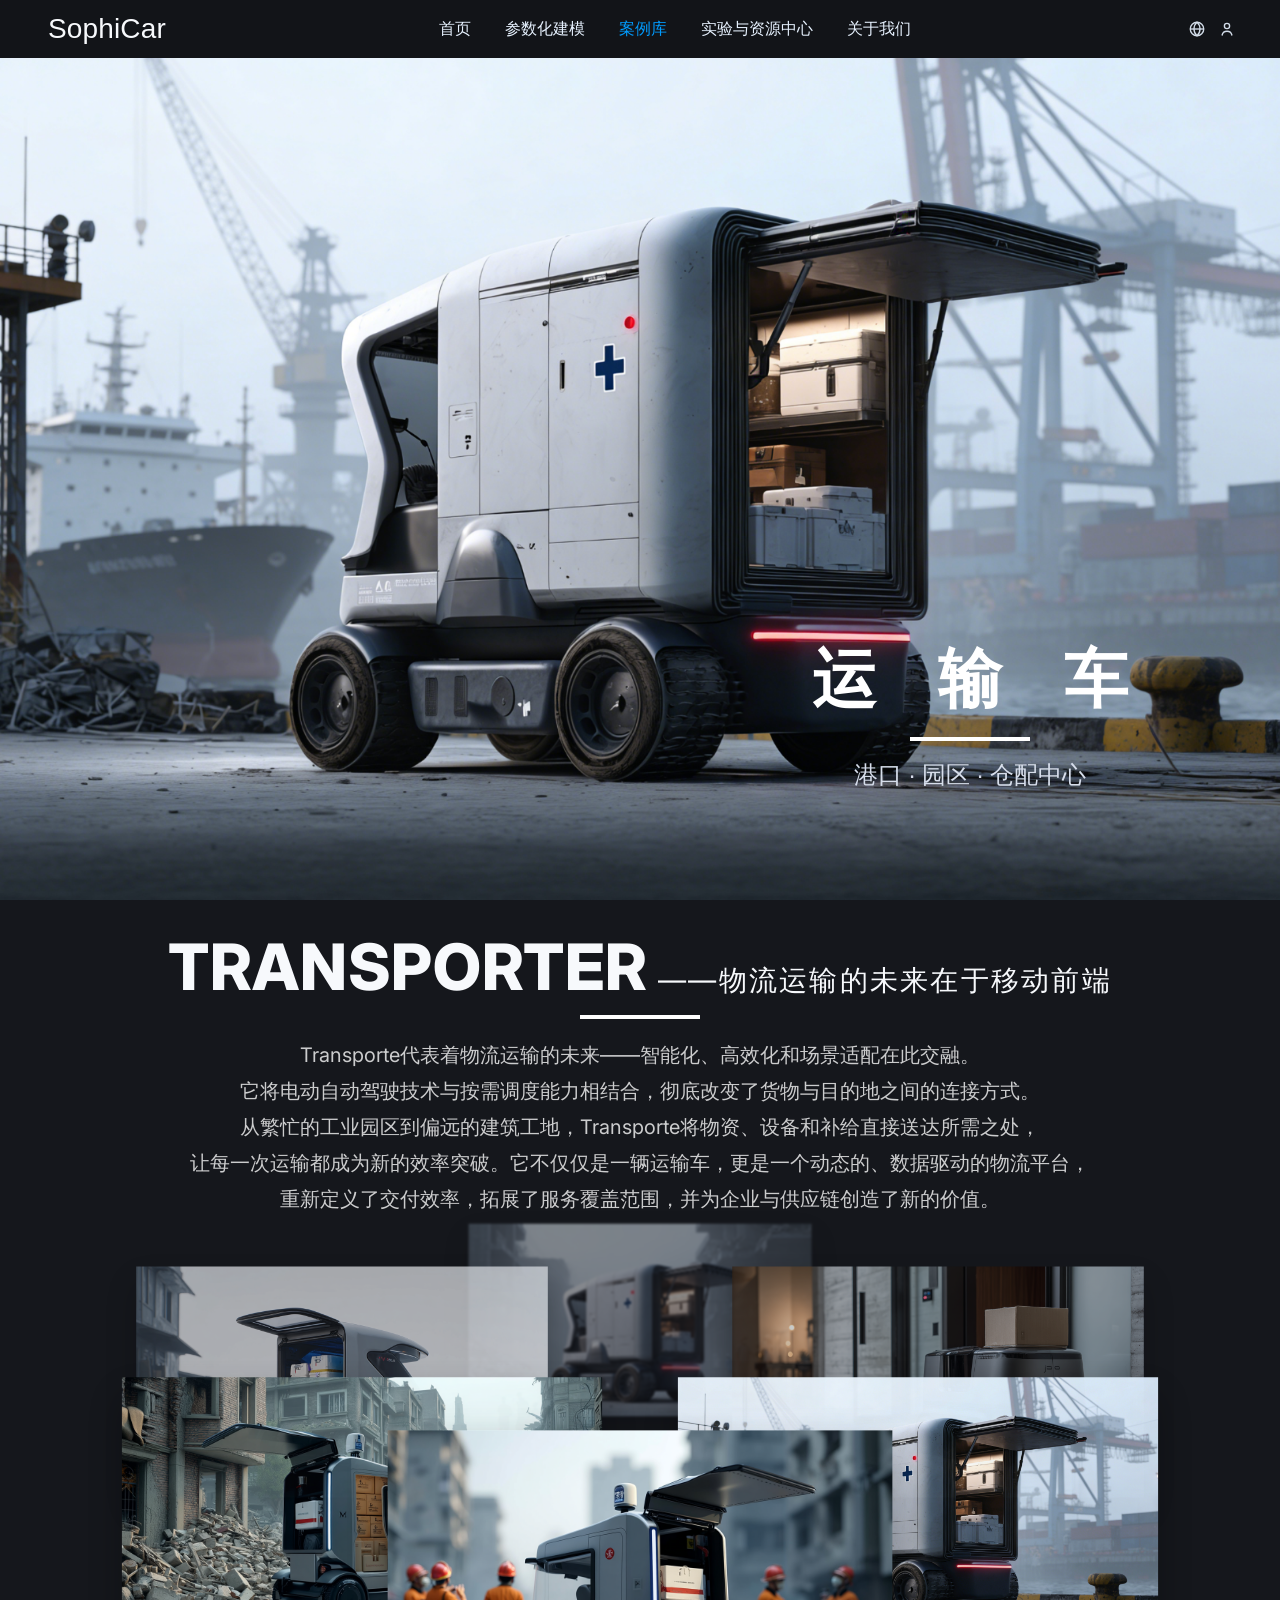
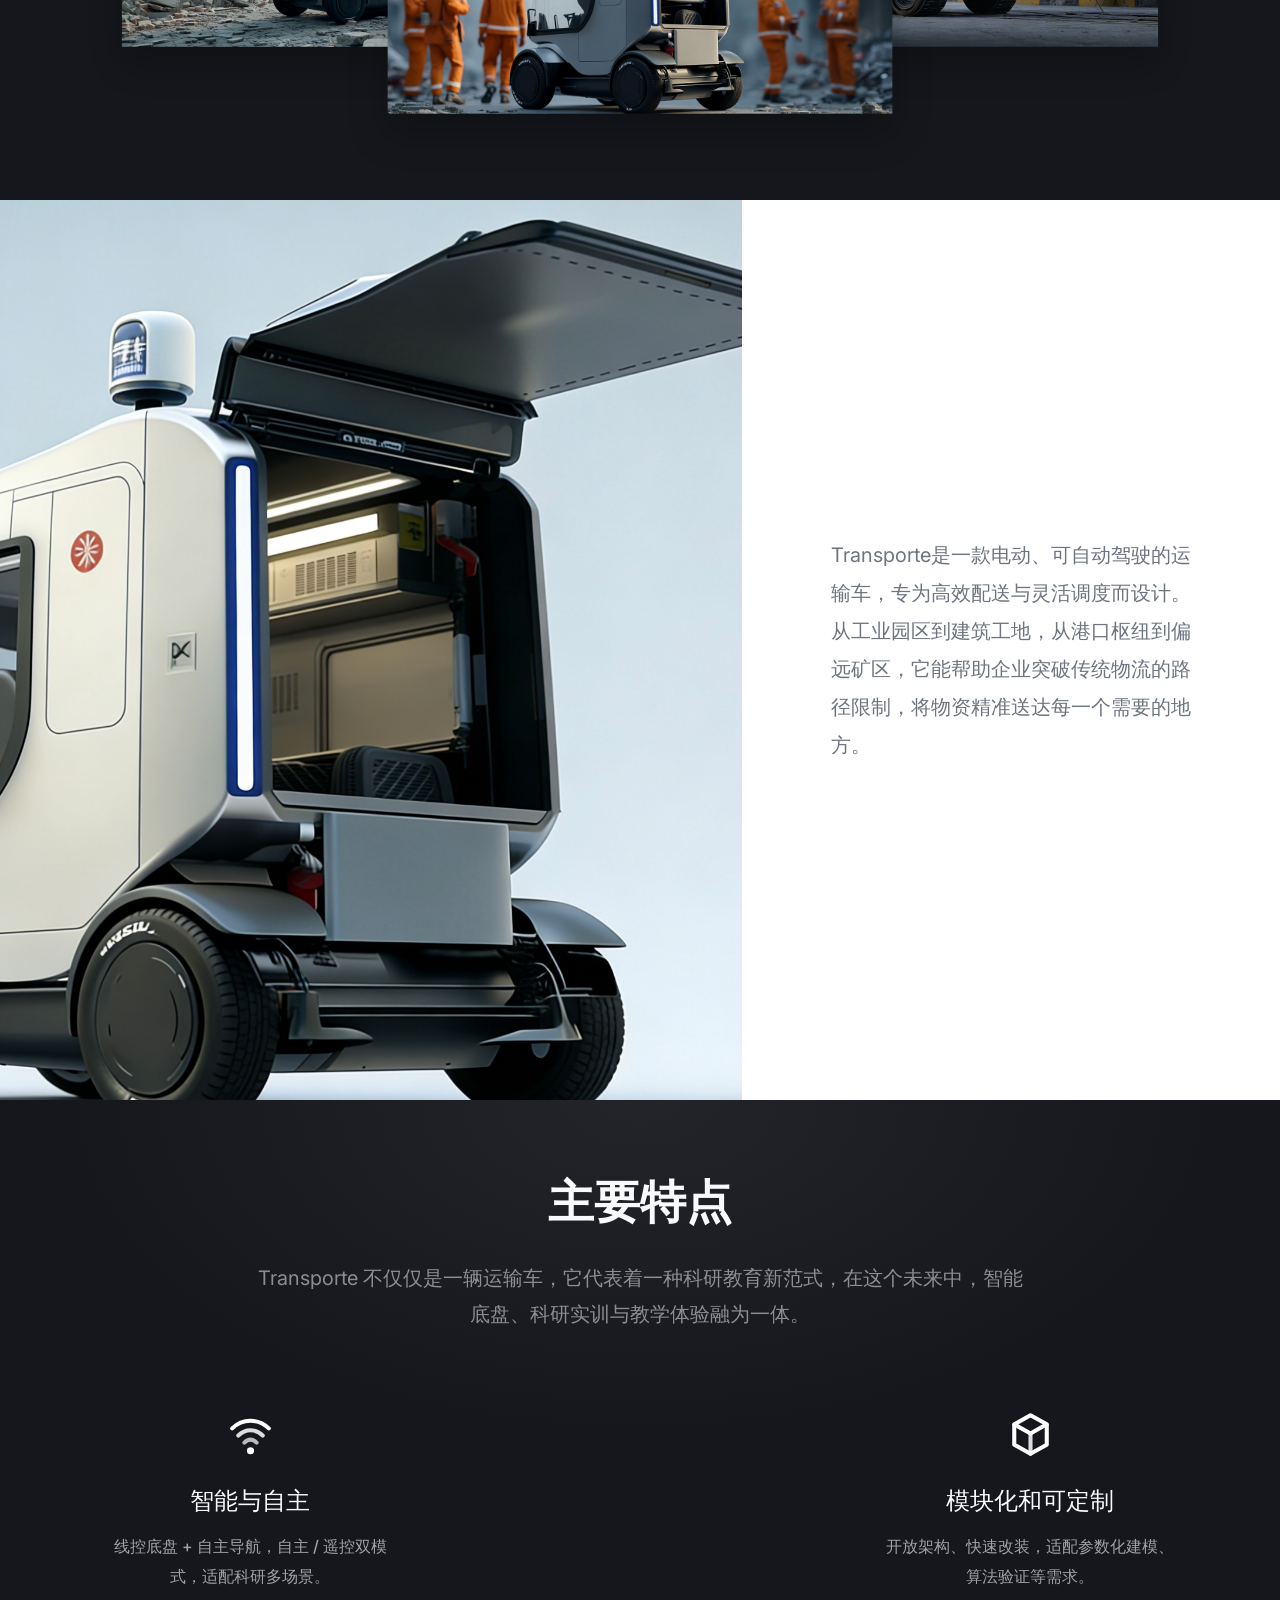
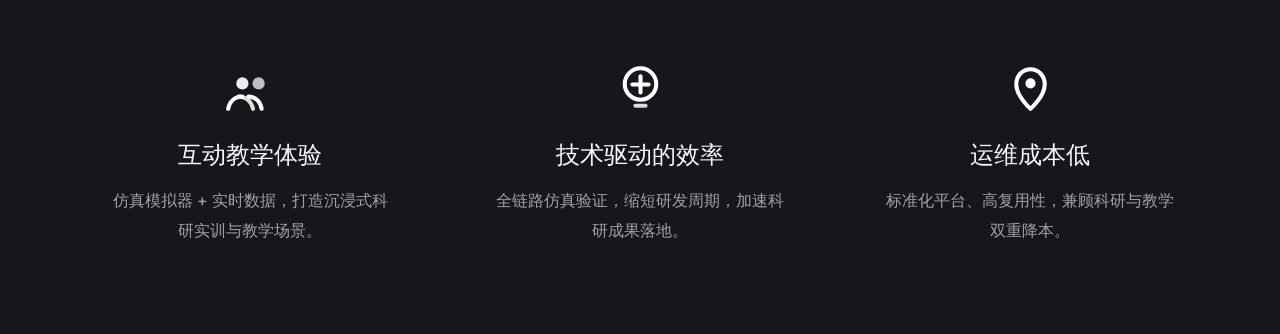
<file: case2.index.html>
<!doctype html>
<html lang="zh-CN">
  <head>
    <meta charset="UTF-8" />
    <meta name="viewport" content="width=device-width, initial-scale=1.0" />
    <title>SophiCar - 运输车</title>
    <link rel="preconnect" href="https://fonts.googleapis.com" />
    <link rel="preconnect" href="https://fonts.gstatic.com" crossorigin />
    <link href="https://fonts.googleapis.com/css2?family=Inter:wght@400;500;600;700;800&display=swap" rel="stylesheet" />
    <link rel="stylesheet" href="./case2.styles.css" />
  </head>
  <body>
    <div class="page-bg" aria-hidden="true"></div>

    <header class="topbar">
      <div class="brand">SophiCar</div>
      <nav class="nav">
        <a href="./home.index.html">首页</a>
        <a href="./modeling/index.html">参数化建模</a>
        <div class="nav-item case-nav-item">
          <a href="./case1/index.html" class="active about-link">案例库</a>
          <div class="nav-dropdown" role="menu" aria-label="案例库子菜单">
            <a href="./case1/index.html" role="menuitem">导览车</a>
            <a href="./case2/index.html" role="menuitem">运输车</a>
            <a href="./case3/index.html" role="menuitem">扫地机器人</a>
          </div>
        </div>
        <div class="nav-item">
          <a href="./resources/index.html">实验与资源中心</a>
          <div class="nav-dropdown" role="menu" aria-label="实验与资源中心子菜单">
            <a href="./resources/index.html#scene-category" role="menuitem">实验场景分类</a>
            <a href="./resources/index.html#teaching-resources" role="menuitem">配套教学资源</a>
          </div>
        </div>
        <a href="./about-us/index.html">关于我们</a>
      </nav>
      <div class="icons" aria-label="language and profile">
        <svg class="icon" viewBox="0 0 24 24" fill="none" aria-hidden="true">
          <circle cx="12" cy="12" r="9" stroke="currentColor" stroke-width="1.8" />
          <path d="M3 12h18" stroke="currentColor" stroke-width="1.8" />
          <path d="M12 3c2.6 2.3 4 5.7 4 9s-1.4 6.7-4 9c-2.6-2.3-4-5.7-4-9s1.4-6.7 4-9Z" stroke="currentColor" stroke-width="1.8" />
        </svg>
        <svg class="icon" viewBox="0 0 24 24" fill="none" aria-hidden="true">
          <circle cx="12" cy="8" r="3.5" stroke="currentColor" stroke-width="1.8" />
          <path d="M5.5 20c.8-3.4 3.3-5 6.5-5s5.7 1.6 6.5 5" stroke="currentColor" stroke-width="1.8" stroke-linecap="round" />
        </svg>
      </div>
    </header>

    <main>
      <section class="hero">
        <img src="./case2.image/hero.png" alt="运输车主视觉" class="hero-image" />
        <div class="hero-content">
          <h1>运 输 车</h1>
          <div class="hero-divider" aria-hidden="true"></div>
          <p>港口 · 园区 · 仓配中心</p>
        </div>
      </section>

      <section class="intro-section">
        <div class="intro-shell">
          <h1>TRANSPORTER<span>——物流运输的未来在于移动前端</span></h1>
          <div class="intro-divider" aria-hidden="true"></div>
          <p>
            Transporte代表着物流运输的未来——智能化、高效化和场景适配在此交融。<br />
            它将电动自动驾驶技术与按需调度能力相结合，彻底改变了货物与目的地之间的连接方式。<br />
            从繁忙的工业园区到偏远的建筑工地，Transporte将物资、设备和补给直接送达所需之处，<br />
            让每一次运输都成为新的效率突破。它不仅仅是一辆运输车，更是一个动态的、数据驱动的物流平台，<br />
            重新定义了交付效率，拓展了服务覆盖范围，并为企业与供应链创造了新的价值。
          </p>

          <div class="circle-gallery" aria-label="运输车环形图片联播">
            <div class="circle-stage">
              <img class="circle-item" src="./case2.image/1.png" alt="运输车场景图 1" />
              <img class="circle-item" src="./case2.image/2.png" alt="运输车场景图 2" />
              <img class="circle-item" src="./case2.image/hero.png" alt="运输车场景图 6" />
              <img class="circle-item" src="./case2.image/3.png" alt="运输车场景图 3" />
              <img class="circle-item" src="./case2.image/4.png" alt="运输车场景图 4" />
              <img class="circle-item" src="./case2.image/5.png" alt="运输车场景图 5" />
            </div>
          </div>
        </div>
      </section>

      <section class="detail-section">
        <div class="detail-media">
          <img src="./case2.image/底.jpg" alt="运输车场景展示" />
        </div>
        <div class="detail-copy">
          <p>
            Transporte是一款电动、可自动驾驶的运输车，专为高效配送与灵活调度而设计。从工业园区到建筑工地，从港口枢纽到偏远矿区，它能帮助企业突破传统物流的路径限制，将物资精准送达每一个需要的地方。
          </p>
        </div>
      </section>

      <section class="feature-section">
        <div class="feature-header">
          <h2>主要特点</h2>
          <p>
            Transporte 不仅仅是一辆运输车，它代表着一种科研教育新范式，在这个未来中，智能<br />
            底盘、科研实训与教学体验融为一体。
          </p>
        </div>

        <div class="feature-grid">
          <article class="feature-item">
            <div class="feature-icon" aria-hidden="true">
              <svg viewBox="0 0 64 64" width="65" height="65" fill="none" xmlns="http://www.w3.org/2000/svg">
                <path d="M14 26c10-10 26-10 36 0" stroke="#fff" stroke-width="4" stroke-linecap="round" />
                <path d="M20 33c7-7 17-7 24 0" stroke="#fff" stroke-width="4" stroke-linecap="round" opacity="0.85" />
                <path d="M26 40c4-4 8-4 12 0" stroke="#fff" stroke-width="4" stroke-linecap="round" opacity="0.7" />
                <circle cx="32" cy="48" r="3.5" fill="#fff" />
              </svg>
            </div>
            <h3>智能与自主</h3>
            <p>线控底盘 + 自主导航，自主 / 遥控双模式，适配科研多场景。</p>
          </article>

          <article class="feature-item">
            <div class="feature-icon" aria-hidden="true">
              <svg viewBox="0 0 64 64" width="65" height="65" fill="none" xmlns="http://www.w3.org/2000/svg">
                <path d="M16 22l16-9 16 9-16 9-16-9Z" stroke="#fff" stroke-width="4" stroke-linejoin="round" />
                <path d="M16 22v20l16 9 16-9V22" stroke="#fff" stroke-width="4" stroke-linejoin="round" />
                <path d="M32 31v20" stroke="#fff" stroke-width="4" stroke-linecap="round" opacity="0.85" />
              </svg>
            </div>
            <h3>模块化和可定制</h3>
            <p>开放架构、快速改装，适配参数化建模、算法验证等需求。</p>
          </article>

          <article class="feature-item">
            <div class="feature-icon" aria-hidden="true">
              <svg viewBox="0 0 64 64" width="65" height="65" fill="none" xmlns="http://www.w3.org/2000/svg">
                <circle cx="24" cy="27" r="6" fill="#fff" opacity="0.92" />
                <circle cx="40" cy="27" r="6" fill="#fff" opacity="0.72" />
                <path d="M10 52c1.4-7.6 7-12 14-12" stroke="#fff" stroke-width="4" stroke-linecap="round" />
                <path d="M30 40c6.2 0 11.8 4.4 13 12" stroke="#fff" stroke-width="4" stroke-linecap="round" />
                <path d="M20 40c6.8 0 12.6 4.1 14.5 12" stroke="#fff" stroke-width="4" stroke-linecap="round" opacity="0.85" />
              </svg>
            </div>
            <h3>互动教学体验</h3>
            <p>仿真模拟器 + 实时数据，打造沉浸式科研实训与教学场景。</p>
          </article>

          <article class="feature-item">
            <div class="feature-icon" aria-hidden="true">
              <svg viewBox="0 0 64 64" width="65" height="65" fill="none" xmlns="http://www.w3.org/2000/svg">
                <path d="M32 12c8.5 0 15.5 7 15.5 15.5S40.5 43 32 43 16.5 36 16.5 27.5 23.5 12 32 12Z" stroke="#fff" stroke-width="4" />
                <path d="M24 28h16" stroke="#fff" stroke-width="4" stroke-linecap="round" />
                <path d="M32 20v16" stroke="#fff" stroke-width="4" stroke-linecap="round" />
                <path d="M27 49h10" stroke="#fff" stroke-width="4" stroke-linecap="round" opacity="0.85" />
              </svg>
            </div>
            <h3>技术驱动的效率</h3>
            <p>全链路仿真验证，缩短研发周期，加速科研成果落地。</p>
          </article>

          <article class="feature-item">
            <div class="feature-icon" aria-hidden="true">
              <svg viewBox="0 0 64 64" width="65" height="65" fill="none" xmlns="http://www.w3.org/2000/svg">
                <path d="M32 52s14-12.2 14-24.3C46 19.3 39.7 13 32 13s-14 6.3-14 14.7C18 39.8 32 52 32 52Z" stroke="#fff" stroke-width="4" stroke-linejoin="round" />
                <circle cx="32" cy="27" r="5" fill="#fff" />
              </svg>
            </div>
            <h3>运维成本低</h3>
            <p>标准化平台、高复用性，兼顾科研与教学双重降本。</p>
          </article>
        </div>
      </section>
    </main>
    <script src="./case2.main.js"></script>
  </body>
</html>
</file>
<file: about us.styles.css>
:root {
  --bg: #03060d;
  --panel: #050d1a;
  --text: #f4f9ff;
  --muted: #90a8c5;
  --accent: #1a8dd9;
  --accent-deep: #0a3f74;
}

* {
  box-sizing: border-box;
}

html,
body {
  margin: 0;
  padding: 0;
  background: var(--bg);
  color: var(--text);
  font-family: "PingFang SC", "Hiragino Sans GB", "Microsoft YaHei", sans-serif;
  scroll-behavior: smooth;
}

.page-bg {
  position: fixed;
  inset: 0;
  z-index: -3;
  background:
    radial-gradient(1000px 500px at 85% -10%, rgba(26, 141, 217, 0.28), transparent 60%),
    radial-gradient(800px 400px at 15% 20%, rgba(10, 63, 116, 0.3), transparent 64%),
    #02060f;
}

.topbar {
  position: fixed;
  top: 0;
  left: 0;
  right: 0;
  height: 58px;
  display: grid;
  grid-template-columns: auto 1fr auto;
  align-items: center;
  padding: 0 42px;
  background: transparent;
  backdrop-filter: blur(12px);
  -webkit-backdrop-filter: blur(12px);
  border-bottom: none;
  z-index: 60;
}

.brand {
  font-family: "Arial Black", Arial, sans-serif;
  font-weight: 300;
  letter-spacing: 0.005em;
  font-size: 28px;
  justify-self: start;
  transform: translateX(6px);
}

.nav {
  display: flex;
  gap: 34px;
  justify-self: center;
}

.nav-item {
  position: relative;
  display: inline-flex;
  align-items: center;
  height: 58px;
}

.nav-dropdown {
  position: absolute;
  top: calc(100% - 6px);
  left: 50%;
  transform: translateX(-50%) translateY(8px);
  display: flex;
  flex-direction: column;
  align-items: center;
  width: max-content;
  padding: 4px 6px;
  border-radius: 8px;
  background: rgba(7, 20, 38, 0.96);
  box-shadow: 0 10px 24px rgba(0, 0, 0, 0.42);
  opacity: 0;
  pointer-events: none;
  transition: opacity 220ms ease, transform 220ms ease;
  z-index: 80;
}

.nav-dropdown a {
  display: flex;
  align-items: center;
  justify-content: center;
  height: auto;
  padding: 6px 8px;
  line-height: 1.1;
  font-size: 13px;
  color: #dfefff;
  white-space: nowrap;
  text-align: center;
}

.nav-dropdown a::after {
  display: none;
}

.nav-dropdown a:hover {
  background: rgba(0, 156, 255, 0.14);
  color: #57b6ff;
}

.nav-item:hover .nav-dropdown,
.nav-item:focus-within .nav-dropdown {
  opacity: 1;
  pointer-events: auto;
  transform: translateX(-50%) translateY(0);
}

.nav a {
  color: #e7f2ff;
  text-decoration: none;
  font-size: 16px;
  font-weight: 400;
  letter-spacing: 0;
  position: relative;
  display: inline-flex;
  align-items: center;
  height: 58px;
}

.nav a::after {
  content: "";
  position: absolute;
  left: 0;
  bottom: 10px;
  width: 100%;
  height: 2px;
  background: #009cff;
  transform: scaleX(0);
  transform-origin: left;
  transition: transform 260ms ease;
}

.nav a.active {
  color: #009cff;
}

.nav a:hover::after,
.nav a:focus-visible::after {
  transform: scaleX(1);
}

.icons {
  display: flex;
  align-items: center;
  gap: 12px;
  color: #e7f2ff;
  opacity: 0.9;
  justify-self: end;
  transform: translateX(-2px);
}

.icon {
  width: 18px;
  height: 18px;
  display: block;
}

.hero {
  position: fixed;
  top: 0;
  left: 0;
  right: 0;
  height: 100vh;
  min-height: 100vh;
  margin-top: 0;
  overflow: hidden;
  z-index: 0;
  will-change: transform;
}

.hero-image {
  width: 100%;
  height: 100%;
  object-fit: cover;
  transform: scale(1.06);
  filter: saturate(0.85) contrast(1.02);
}

.hero-overlay {
  position: absolute;
  inset: 0;
  background: rgba(0, 156, 255, 0.54);
  z-index: 2;
}

.hero-content {
  position: absolute;
  left: clamp(1.2rem, 5vw, 3rem);
  bottom: clamp(1.8rem, 8vh, 4rem);
  z-index: 3;
  will-change: transform;
}

.eyebrow {
  margin: 0 0 10px;
  font-family: "Inter", sans-serif;
  font-size: 48px;
  letter-spacing: 0.02em;
  font-weight: 700;
}

.hero h1 {
  margin: 0;
  font-family: "Inter", sans-serif;
  font-weight: 400;
  font-size: 16px;
  color: #e9f3ff;
}

main {
  position: relative;
  z-index: 5;
  background: #000;
  width: 100%;
  max-width: none;
  margin: 100vh 0 0;
  padding: 24px 36px 100px;
  overflow: hidden;
}

.content-section {
  padding: 68px 0 22px;
  border-bottom: none;
}

.content-section h2 {
  margin: 0;
  font-family: "Inter", sans-serif;
  font-weight: 700;
  letter-spacing: 0.01em;
  font-size: 56px;
  line-height: 1;
}

.content-section p {
  color: #e2e6ee;
  font-family: "PingFang SC", "Hiragino Sans GB", "Microsoft YaHei", sans-serif;
  line-height: 1.78;
  margin: 0 0 14px;
  font-size: 16px;
  font-weight: 400;
}

.split {
  display: grid;
  grid-template-columns: 280px minmax(0, 700px);
  gap: 96px;
  align-items: start;
  justify-content: center;
  max-width: 1160px;
  margin: 0 auto;
}

.who-text {
  max-width: 700px;
}

.signature {
  margin-top: 30px;
  color: #808080;
  letter-spacing: 0.02em;
  font-family: "Inter", sans-serif;
}

.split h2 {
  margin-top: -8px;
  margin-left: -8px;
  font-size: 40px;
  line-height: 1;
  white-space: nowrap;
}

#who .who-text {
  max-width: 700px;
  padding-top: 14px;
  will-change: transform;
}

#who .signature {
  font-size: 16px;
  letter-spacing: 0.01em;
  color: #808080;
}

.vision {
  position: relative;
  overflow: visible;
  padding-top: 92px;
  max-width: 1160px;
  margin: 0 auto;
}

.vision h2 {
  margin-top: -8px;
  margin-left: -8px;
  font-size: 40px;
  line-height: 1;
  white-space: nowrap;
  will-change: transform;
}

.vision-grid {
  position: relative;
  margin-top: 34px;
  margin-left: -8px;
  display: grid;
  grid-template-columns: 1fr 560px;
  gap: 42px;
  align-items: center;
  z-index: 0;
}

.vision-left {
  position: relative;
  z-index: 2;
  padding-bottom: 290px;
  will-change: transform;
}

.vision-left p {
  position: relative;
  z-index: 2;
}

.vision-left p:first-child {
  margin-top: 10px;
}

.keep-line {
  white-space: nowrap;
}

.car-wrap {
  overflow: hidden;
  border: none;
  align-self: center;
  margin-top: 58px;
  position: relative;
  z-index: 3;
}

.car-wrap img,
.car-image {
  width: 100%;
  display: block;
  min-height: 330px;
  object-fit: cover;
  filter: brightness(0.9);
  will-change: transform;
}

.wave {
  position: absolute;
  left: calc(-1 * ((100vw - 1160px) / 2));
  bottom: -72px;
  width: 760px;
  height: auto;
  display: block;
  object-fit: contain;
  opacity: 0.62;
  z-index: -1;
  pointer-events: none;
  will-change: transform;
}

.plain {
  border-bottom: none;
  padding-top: 74px;
  position: relative;
  min-height: 260px;
  max-width: 1300px;
  margin: 0 auto;
}

.ceo-quote {
  width: min(100%, 914px);
  min-height: 71px;
  margin: 0 0 0 auto;
  color: #d3d9e4;
  position: relative;
  left: auto;
  will-change: transform;
}

.ceo-profile {
  width: min(100%, 914px);
  margin: 40px 0 0 auto;
  position: relative;
  left: auto;
  display: flex;
  justify-content: flex-end;
  align-items: center;
  gap: 14px;
  will-change: transform;
}

.ceo-photo {
  width: 84px;
  height: 84px;
  display: block;
  margin: 0;
  border: none;
  border-radius: 50%;
  object-fit: cover;
}

.ceo-meta {
  display: flex;
  flex-direction: column;
  gap: 4px;
  text-align: right;
}

.ceo-name,
.ceo-title {
  margin: 0;
  font-family: "Inter", sans-serif;
  line-height: 1.1;
}

.ceo-name {
  color: #009cff !important;
  font-size: 36px;
  letter-spacing: 0.04em;
}

.ceo-title {
  color: #dbdbdb;
  font-size: 34px;
}

.join {
  padding: 86px 0 72px;
  position: relative;
  max-width: 1160px;
  margin: 0 auto;
  overflow: hidden;
}

.join .pre-join-text {
  width: 1148px;
  min-height: 71px;
  margin: 0 auto 160px;
  color: #d7dde7;
  font-size: 16px;
  line-height: 1.82;
  text-align: center;
  display: flex;
  align-items: center;
  justify-content: center;
  will-change: transform;
}

.join h2 {
  margin: 0;
  font-size: 52px;
  line-height: 1;
  will-change: transform;
}

.join .join-subtitle {
  margin: 28px 0 0;
  color: #808080;
  font-size: 16px;
  font-family: "PingFang SC", "Hiragino Sans GB", "Microsoft YaHei", sans-serif;
  display: block;
  will-change: transform;
}

.join .join-desc {
  width: 100%;
  max-width: 1148px;
  min-height: auto;
  margin: 0 0 52px;
  padding-top: 72px;
  position: static;
  left: auto;
  color: #d7dde7;
  font-size: 16px;
  line-height: 1.82;
  text-align: left;
  will-change: transform;
}

.join .join-quote {
  margin: 0 0 38px;
  text-align: center;
  color: #009cff;
  font-family: "Inter", sans-serif;
  font-size: 32px;
  font-weight: 700;
  will-change: transform;
}

.join-photo-frame {
  width: min(100%, 760px);
  margin: 0 auto;
  overflow: hidden;
}

.join-photo {
  width: 100%;
  display: block;
  margin: 0 auto;
  border: none;
  will-change: transform;
}

.contact {
  border-bottom: none;
  padding: 54px 0 64px;
  max-width: 1160px;
  margin: 0 auto;
}

.contact h2 {
  margin: 0 0 34px;
  font-size: 56px;
  line-height: 1;
  will-change: transform;
}

.contact-label {
  margin: 0 0 14px;
  font-size: 42px;
  color: #f2f5fb;
  will-change: transform;
}

.contact-value {
  margin: 0 0 26px;
  font-size: 34px;
  color: #c6cedb;
  will-change: transform;
}

@media (max-width: 860px) {
  .split,
  .vision,
  .vision-grid {
    grid-template-columns: 1fr;
    gap: 22px;
    max-width: 100%;
  }

  .nav {
    display: none;
  }

  .topbar {
    padding: 0 16px;
  }

  main {
    padding: 8px 16px 70px;
  }

  .content-section h2,
  .vision h2 {
    font-size: 40px;
    margin-left: 0;
    margin-top: 0;
  }

  .wave {
    position: relative;
    left: 0;
    bottom: 0;
    width: min(100%, 670px);
    height: auto;
  }

  .vision-left {
    padding-bottom: 0;
  }

  .ceo-quote,
  .ceo-profile {
    width: 100%;
    margin-right: auto;
    margin-left: auto;
  }

  .join-subtitle,
  .join-desc,
  .join-quote,
  .join-photo,
  .contact-label,
  .contact-value {
    width: 100%;
    max-width: 100%;
  }

  .join h2 {
    margin-top: 0;
  }

  .join-quote {
    font-size: 28px;
    line-height: 1.4;
  }

  .join-photo {
    margin: 0 auto;
  }

  .contact h2 {
    font-size: 40px;
  }

}
</file>
<file: case1.styles.css>
:root {
  --bg-dark: #121418;
  --bg-darker: #121418;
  --text-main: #eef2ff;
  --text-soft: #c8cfdd;
  --accent: #009cff;
  --panel: #1f2433;
  --panel-soft: #f0f0f0;
}

* {
  box-sizing: border-box;
}

html,
body {
  margin: 0;
  padding: 0;
  width: 100%;
  background: var(--bg-darker);
  color: var(--text-main);
  font-family: "PingFang SC", "Hiragino Sans GB", "Microsoft YaHei", sans-serif;
}

main {
  padding-top: 58px;
}

.page-bg {
  position: fixed;
  inset: 0;
  z-index: -2;
  background:
    radial-gradient(950px 420px at 85% -12%, rgba(26, 141, 217, 0.14), transparent 62%),
    radial-gradient(760px 360px at 8% 18%, rgba(10, 63, 116, 0.2), transparent 60%),
    #121418;
}

.topbar {
  position: fixed;
  top: 0;
  left: 0;
  right: 0;
  height: 58px;
  display: grid;
  grid-template-columns: auto 1fr auto;
  align-items: center;
  padding: 0 42px;
  background: #121418;
  backdrop-filter: blur(12px);
  -webkit-backdrop-filter: blur(12px);
  z-index: 60;
}

.brand {
  font-family: "Arial Black", Arial, sans-serif;
  font-weight: 300;
  letter-spacing: 0.005em;
  font-size: 28px;
  justify-self: start;
  transform: translateX(6px);
}

.nav {
  display: flex;
  justify-self: center;
  gap: 34px;
}

.nav-item {
  position: relative;
  display: inline-flex;
  align-items: center;
  height: 58px;
}

.nav-dropdown {
  position: absolute;
  top: calc(100% - 6px);
  left: 50%;
  transform: translateX(-50%) translateY(8px);
  display: flex;
  flex-direction: column;
  align-items: center;
  width: max-content;
  padding: 4px 6px;
  border-radius: 8px;
  background: rgba(7, 20, 38, 0.96);
  box-shadow: 0 10px 24px rgba(0, 0, 0, 0.42);
  opacity: 0;
  pointer-events: none;
  transition: opacity 220ms ease, transform 220ms ease;
  z-index: 80;
}

.nav-dropdown a {
  display: flex;
  align-items: center;
  justify-content: center;
  height: auto;
  padding: 6px 8px;
  line-height: 1.1;
  font-size: 13px;
  color: #dfefff;
  white-space: nowrap;
  text-align: center;
}

.nav-dropdown a::after {
  display: none;
}

.nav-dropdown a:hover {
  background: rgba(0, 156, 255, 0.14);
  color: #57b6ff;
}

.nav-item:hover .nav-dropdown,
.nav-item:focus-within .nav-dropdown {
  opacity: 1;
  pointer-events: auto;
  transform: translateX(-50%) translateY(0);
}

.nav a {
  color: #e7f2ff;
  text-decoration: none;
  font-size: 16px;
  font-weight: 400;
  letter-spacing: 0;
  position: relative;
  display: inline-flex;
  align-items: center;
  height: 58px;
}

.nav a::after {
  content: "";
  position: absolute;
  left: 0;
  bottom: 10px;
  width: 100%;
  height: 2px;
  background: #009cff;
  transform: scaleX(0);
  transform-origin: left;
  transition: transform 260ms ease;
}

.nav a.active {
  color: #009cff;
}

.nav a:hover::after,
.nav a:focus-visible::after {
  transform: scaleX(1);
}

.icons {
  display: flex;
  align-items: center;
  gap: 12px;
  color: #e7f2ff;
  opacity: 0.9;
  justify-self: end;
  transform: translateX(-2px);
}

.icon {
  width: 18px;
  height: 18px;
  display: block;
}

.hero {
  position: relative;
  width: 100%;
  height: calc(100vh - 58px);
  min-height: calc(100vh - 58px);
  overflow: hidden;
  background: #d7e2ec;
}

.hero img {
  width: 100%;
  height: 100%;
  object-fit: cover;
}

.hero-overlay {
  position: absolute;
  inset: 0;
  background:
    linear-gradient(to bottom, rgba(7, 10, 18, 0.35), rgba(7, 10, 18, 0.15) 40%, rgba(7, 10, 18, 0.8));
}

.hero-content {
  position: absolute;
  left: 12%;
  bottom: 17%;
  transform: none;
  display: flex;
  flex-direction: column;
  align-items: center;
  text-align: center;
  width: max-content;
}

.hero h1 {
  margin: 0;
  font-size: 64px;
  font-family: "Inter", "PingFang SC", "Hiragino Sans GB", sans-serif;
  letter-spacing: 0.28em;
  font-weight: 700;
}

.hero-divider {
  margin-top: 14px;
  width: 120px;
  height: 4px;
  background: #ffffff;
}

.hero p {
  margin: 18px 0 0;
  font-size: 24px;
  font-weight: 400;
  letter-spacing: 0;
  color: #d7deeb;
}

.immersive {
  background: var(--bg-dark);
  min-height: 100vh;
  padding: 34px 0 110px;
}

.container {
  max-width: 1220px;
  margin: 0 auto;
  padding: 0 24px;
}

.immersive h2 {
  text-align: center;
  font-family: "Inter", "PingFang SC", "Hiragino Sans GB", sans-serif;
  font-size: clamp(34px, 4.4vw, 58px);
  margin: 0;
  letter-spacing: 0.08em;
  font-weight: 700;
}

.section-divider {
  width: 120px;
  height: 4px;
  background: #ffffff;
  margin: 14px auto 18px;
}

.immersive p {
  max-width: 760px;
  margin: 24px auto 0;
  text-align: center;
  color: var(--text-soft);
  font-family: "Inter", "PingFang SC", "Hiragino Sans GB", sans-serif;
  font-size: 20px;
  font-weight: 400;
  line-height: 1.8;
  text-wrap: balance;
}

.circle-gallery {
  margin-top: 52px;
}

.circle-stage {
  position: relative;
  width: min(100%, 1120px);
  height: 480px;
  margin: 0 auto;
}

.circle-item {
  position: absolute;
  top: 50%;
  left: 50%;
  width: 490px;
  height: 275px;
  object-fit: cover;
  object-position: center center;
  border-radius: 0;
  box-shadow: 0 18px 36px rgba(0, 0, 0, 0.28);
  transform-origin: center center;
  transition: transform 0.65s ease, opacity 0.65s ease, filter 0.65s ease, z-index 0.65s ease;
  cursor: default;
}

.circle-item.is-clickable {
  cursor: pointer;
}

.feature-car {
  background: #ececec;
  padding: 0;
}

.feature-image-wrap {
  width: 100%;
  margin: 0;
  position: relative;
  overflow: hidden;
}

.feature-image-wrap > img {
  width: 100%;
  display: block;
}

.feature-card {
  position: absolute;
  width: 230px;
  min-height: 148px;
  padding: 24px 22px 22px;
  border-radius: 24px;
  background: rgba(20, 20, 20, 0.58);
  backdrop-filter: blur(10px);
  color: #fff;
  box-shadow: 0 18px 32px rgba(0, 0, 0, 0.16);
  transition: transform 0.2s ease-out;
  will-change: transform;
}

.feature-card h3 {
  margin: 0;
  font-size: 26px;
  line-height: 1.15;
  font-weight: 700;
  font-family: "Inter", "PingFang SC", "Hiragino Sans GB", sans-serif;
}

.feature-card p {
  margin: 18px 0 0;
  font-family: "Inter", "PingFang SC", "Hiragino Sans GB", sans-serif;
  font-size: 20px;
  font-weight: 400;
  line-height: 1.8;
  color: rgba(255, 255, 255, 0.9);
}

.card-a {
  top: 16.2%;
  right: 30.5%;
}

.card-b {
  top: 20.4%;
  right: 6.8%;
}

.card-c {
  bottom: 12.8%;
  right: 31.2%;
}

.card-d {
  bottom: 8.8%;
  right: 8.7%;
}

.grow-grid {
  width: 100%;
  max-width: none;
  margin: 0;
  display: grid;
  grid-template-columns: repeat(2, minmax(0, 1fr));
  background: #fff;
}

.panel {
  min-height: 388px;
}

.text-panel {
  color: #121212;
  padding: 56px 60px;
}

.text-panel-primary {
  background: #f8f8f8;
}

.text-panel h2 {
  margin: 0;
  font-size: 96px;
  line-height: 0.9;
  letter-spacing: -0.02em;
  font-weight: 700;
  font-family: "Futura BdCn BT", "Arial Narrow", "Inter", sans-serif;
  background-image: url("./case1.image/0_3.png");
  background-size: cover;
  background-position: center;
  -webkit-background-clip: text;
  background-clip: text;
  color: transparent;
  width: fit-content;
}

.text-panel h3 {
  margin: 48px 0 18px;
  font-size: 30px;
  font-weight: 500;
  font-family: "Inter", "PingFang SC", "Hiragino Sans GB", sans-serif;
}

.text-panel p {
  margin: 0;
  width: 368px;
  min-height: 194px;
  color: #4d4d4d;
  line-height: 1.75;
  font-size: 14px;
}

.image-panel {
  position: relative;
  background: #d9d9d9;
  overflow: hidden;
}

.image-panel-bg {
  position: absolute;
  inset: 0;
  background: #d9d9d9;
}

.image-panel img {
  position: absolute;
  display: block;
}

.image-panel-top img {
  width: 78%;
  right: -2%;
  top: 11%;
}

.image-panel-bottom img {
  width: 90%;
  left: -8%;
  top: -2%;
}

.compact {
  background: #f8f8f8;
  display: grid;
  align-content: center;
  gap: 48px;
}

.compact h3 {
  margin-top: 0;
  margin-bottom: 18px;
}

@media (max-width: 1100px) {
  .main-nav {
    display: none;
  }

  .circle-stage {
    height: 400px;
  }

  .circle-item {
    width: 360px;
    height: 202px;
  }

  .feature-card {
    position: static;
    width: auto;
    min-height: auto;
    margin: 12px 16px;
    transform: none !important;
  }

  .feature-image-wrap {
    padding-bottom: 24px;
  }

  .grow-grid {
    grid-template-columns: 1fr;
  }

  .panel {
    min-height: auto;
  }

  .text-panel {
    padding: 44px 28px;
  }

  .text-panel h2 {
    font-size: 72px;
  }

  .text-panel p {
    width: 100%;
    min-height: auto;
    max-width: none;
  }
}

@media (max-width: 760px) {
  .hero {
    min-height: 100vh;
  }

  .hero-content {
    left: 9%;
    right: auto;
    bottom: 13%;
    width: max-content;
    padding: 0;
    align-items: center;
    text-align: center;
  }

  .hero h1 {
    font-size: 44px;
    letter-spacing: 0.18em;
  }

  .hero-divider {
    width: 84px;
    height: 3px;
    margin-top: 10px;
  }

  .hero p {
    font-size: 16px;
  }

  .immersive {
    padding-top: 62px;
  }

  .circle-stage {
    height: 260px;
  }

  .circle-item {
    width: 220px;
    height: 124px;
  }
}
</file>
<file: case2.styles.css>
:root {
  --bg: #111216;
  --bg-soft: #17191f;
  --text: #f7f9fc;
  --muted: rgba(255, 255, 255, 0.66);
  --line: rgba(255, 255, 255, 0.86);
  --accent: #009cff;
  --nav-panel: rgba(7, 20, 38, 0.96);
}

* {
  box-sizing: border-box;
}

html,
body {
  margin: 0;
  padding: 0;
  background: var(--bg);
  color: var(--text);
  font-family: "PingFang SC", "Hiragino Sans GB", "Microsoft YaHei", sans-serif;
}

body {
  min-height: 100vh;
}

img {
  display: block;
  max-width: 100%;
}

.page-bg {
  position: fixed;
  inset: 0;
  z-index: -2;
  background:
    radial-gradient(950px 420px at 85% -12%, rgba(26, 141, 217, 0.14), transparent 62%),
    radial-gradient(760px 360px at 8% 18%, rgba(10, 63, 116, 0.2), transparent 60%),
    #121418;
}

.topbar {
  position: fixed;
  top: 0;
  left: 0;
  right: 0;
  height: 58px;
  display: grid;
  grid-template-columns: auto 1fr auto;
  align-items: center;
  padding: 0 42px;
  background: #121418;
  backdrop-filter: blur(12px);
  -webkit-backdrop-filter: blur(12px);
  z-index: 60;
}

.brand {
  font-family: "Arial Black", Arial, sans-serif;
  font-weight: 300;
  letter-spacing: 0.005em;
  font-size: 28px;
  justify-self: start;
  transform: translateX(6px);
}

.nav {
  display: flex;
  justify-self: center;
  gap: 34px;
}

.nav-item {
  position: relative;
  display: inline-flex;
  align-items: center;
  height: 58px;
}

.nav-dropdown {
  position: absolute;
  top: calc(100% - 6px);
  left: 50%;
  transform: translateX(-50%) translateY(8px);
  display: flex;
  flex-direction: column;
  align-items: center;
  width: max-content;
  padding: 4px 6px;
  border-radius: 8px;
  background: var(--nav-panel);
  box-shadow: 0 10px 24px rgba(0, 0, 0, 0.42);
  opacity: 0;
  pointer-events: none;
  transition: opacity 220ms ease, transform 220ms ease;
  z-index: 80;
}

.nav-dropdown a {
  display: flex;
  align-items: center;
  justify-content: center;
  height: auto;
  padding: 6px 8px;
  line-height: 1.1;
  font-size: 13px;
  color: #dfefff;
  white-space: nowrap;
  text-align: center;
}

.nav-dropdown a::after {
  display: none;
}

.nav-dropdown a:hover {
  background: rgba(0, 156, 255, 0.14);
  color: #57b6ff;
}

.nav-item:hover .nav-dropdown,
.nav-item:focus-within .nav-dropdown {
  opacity: 1;
  pointer-events: auto;
  transform: translateX(-50%) translateY(0);
}

.nav a {
  color: #e7f2ff;
  text-decoration: none;
  font-size: 16px;
  font-weight: 400;
  letter-spacing: 0;
  position: relative;
  display: inline-flex;
  align-items: center;
  height: 58px;
}

.nav a::after {
  content: "";
  position: absolute;
  left: 0;
  bottom: 10px;
  width: 100%;
  height: 2px;
  background: var(--accent);
  transform: scaleX(0);
  transform-origin: left;
  transition: transform 260ms ease;
}

.nav a.active {
  color: var(--accent);
}

.nav a:hover::after,
.nav a:focus-visible::after {
  transform: scaleX(1);
}

.icons {
  display: flex;
  align-items: center;
  gap: 12px;
  color: #e7f2ff;
  opacity: 0.9;
  justify-self: end;
  transform: translateX(-2px);
}

.icon {
  width: 18px;
  height: 18px;
  display: block;
}

main {
  padding-top: 58px;
}

.hero {
  position: relative;
  width: 100%;
  height: calc(100vh - 58px);
  min-height: calc(100vh - 58px);
  overflow: hidden;
  background: #d7e2ec;
}

.hero-image {
  width: 100%;
  height: 100%;
  object-fit: cover;
}

.hero-content {
  position: absolute;
  right: 10%;
  bottom: 13%;
  display: flex;
  flex-direction: column;
  align-items: center;
  text-align: center;
}

.hero-content h1 {
  margin: 0;
  font-family: "Inter", "PingFang SC", "Hiragino Sans GB", sans-serif;
  font-size: clamp(42px, 5vw, 74px);
  font-weight: 800;
  letter-spacing: 0.38em;
  color: #ffffff;
  text-indent: 0.38em;
}

.hero-divider {
  width: 120px;
  height: 4px;
  margin: 14px 0 18px;
  background: #ffffff;
}

.hero-content p {
  margin: 0;
  font-size: 24px;
  font-weight: 400;
  letter-spacing: 0;
  color: #d7deeb;
}
.intro-section {
  background: #15171c;
  min-height: 100vh;
  padding: 34px 0 110px;
}

.intro-shell {
  width: min(100%, 1180px);
  margin: 0 auto;
  padding: 0 24px;
  text-align: center;
}

.intro-shell h1 {
  margin: 0;
  font-family: "Inter", "PingFang SC", "Hiragino Sans GB", sans-serif;
  font-size: clamp(38px, 5vw, 66px);
  line-height: 1.04;
  font-weight: 800;
  letter-spacing: 0.01em;
}

.intro-shell h1 span {
  margin-left: 10px;
  font-size: 0.44em;
  font-weight: 400;
  letter-spacing: 0.08em;
}

.intro-divider {
  width: 120px;
  height: 4px;
  margin: 14px auto 18px;
  background: #ffffff;
  opacity: 1;
}

.intro-shell p {
  width: min(100%, 900px);
  margin: 0 auto;
  font-family: "Inter", "PingFang SC", "Hiragino Sans GB", sans-serif;
  font-size: 20px;
  font-weight: 400;
  line-height: 1.8;
  color: rgba(255, 255, 255, 0.78);
}

.circle-gallery {
  margin-top: 34px;
}

.circle-stage {
  position: relative;
  width: min(100%, 1120px);
  height: 390px;
  margin: 0 auto;
}

.circle-item {
  position: absolute;
  top: 50%;
  left: 50%;
  width: 490px;
  height: 275px;
  object-fit: cover;
  object-position: center center;
  border-radius: 0;
  box-shadow: 0 18px 36px rgba(0, 0, 0, 0.28);
  transform-origin: center center;
  transition: transform 0.65s ease, opacity 0.65s ease, filter 0.65s ease, z-index 0.65s ease;
  cursor: default;
}

.circle-item.is-clickable {
  cursor: pointer;
}

.detail-section {
  display: grid;
  grid-template-columns: 1.16fr 0.84fr;
  height: 100vh;
  min-height: 520px;
  background: #ffffff;
}

.detail-media img {
  width: 100%;
  height: 100%;
  object-fit: cover;
}

.detail-copy {
  display: flex;
  align-items: center;
  justify-content: center;
  padding: 48px 64px;
}

.detail-copy p {
  max-width: 360px;
  margin: 0;
  font-family: "Inter", "PingFang SC", "Hiragino Sans GB", sans-serif;
  font-size: 20px;
  font-weight: 400;
  color: #6e7480;
  line-height: 1.9;
}

.feature-section {
  background: radial-gradient(900px 520px at 50% 0%, rgba(255, 255, 255, 0.06), transparent 65%), #15171c;
  padding: 72px 24px 88px;
}

.feature-header {
  text-align: center;
  max-width: 840px;
  margin: 0 auto 70px;
  font-family: "Inter", "PingFang SC", "Hiragino Sans GB", sans-serif;
}

.feature-header h2 {
  margin: 0;
  font-size: 46px;
  font-weight: 700;
}

.feature-header p {
  margin: 26px 0 0;
  color: rgba(255, 255, 255, 0.5);
  font-family: inherit;
  font-size: 20px;
  font-weight: 400;
  line-height: 1.8;
  letter-spacing: 0;
}

.feature-grid {
  max-width: 1080px;
  margin: 0 auto;
  display: grid;
  grid-template-columns: repeat(3, 1fr);
  gap: 64px 90px;
  align-items: start;
}

.feature-item {
  text-align: center;
  font-family: "Inter", "PingFang SC", "Hiragino Sans GB", sans-serif;
}

.feature-icon {
  width: 65px;
  height: 65px;
  margin: 0 auto 18px;
  display: grid;
  place-items: center;
}

.feature-icon svg {
  width: 65px;
  height: 65px;
  display: block;
}

.feature-item h3 {
  margin: 0;
  font-size: 24px;
  font-weight: 400;
}

.feature-item p {
  margin: 14px auto 0;
  max-width: 290px;
  color: rgba(255, 255, 255, 0.6);
  font-size: 16px;
  font-weight: 500;
  line-height: 1.9;
}

.feature-item:nth-child(1) {
  grid-column: 1;
}

.feature-item:nth-child(2) {
  grid-column: 3;
}

@media (max-width: 900px) {
  .topbar {
    padding: 0 16px;
  }

  .nav {
    gap: 18px;
  }

  .nav a {
    font-size: 14px;
  }

  .intro-shell h1 span {
    display: block;
    margin: 10px 0 0;
  }

  .circle-stage {
    width: min(100%, 94vw);
    height: 300px;
  }

  .circle-item {
    width: 240px;
    height: 140px;
  }

  .detail-section {
    grid-template-columns: 1fr;
  }

  .detail-copy {
    padding: 36px 24px 44px;
  }

  .feature-grid {
    grid-template-columns: 1fr;
    gap: 30px;
  }
}
</file>
